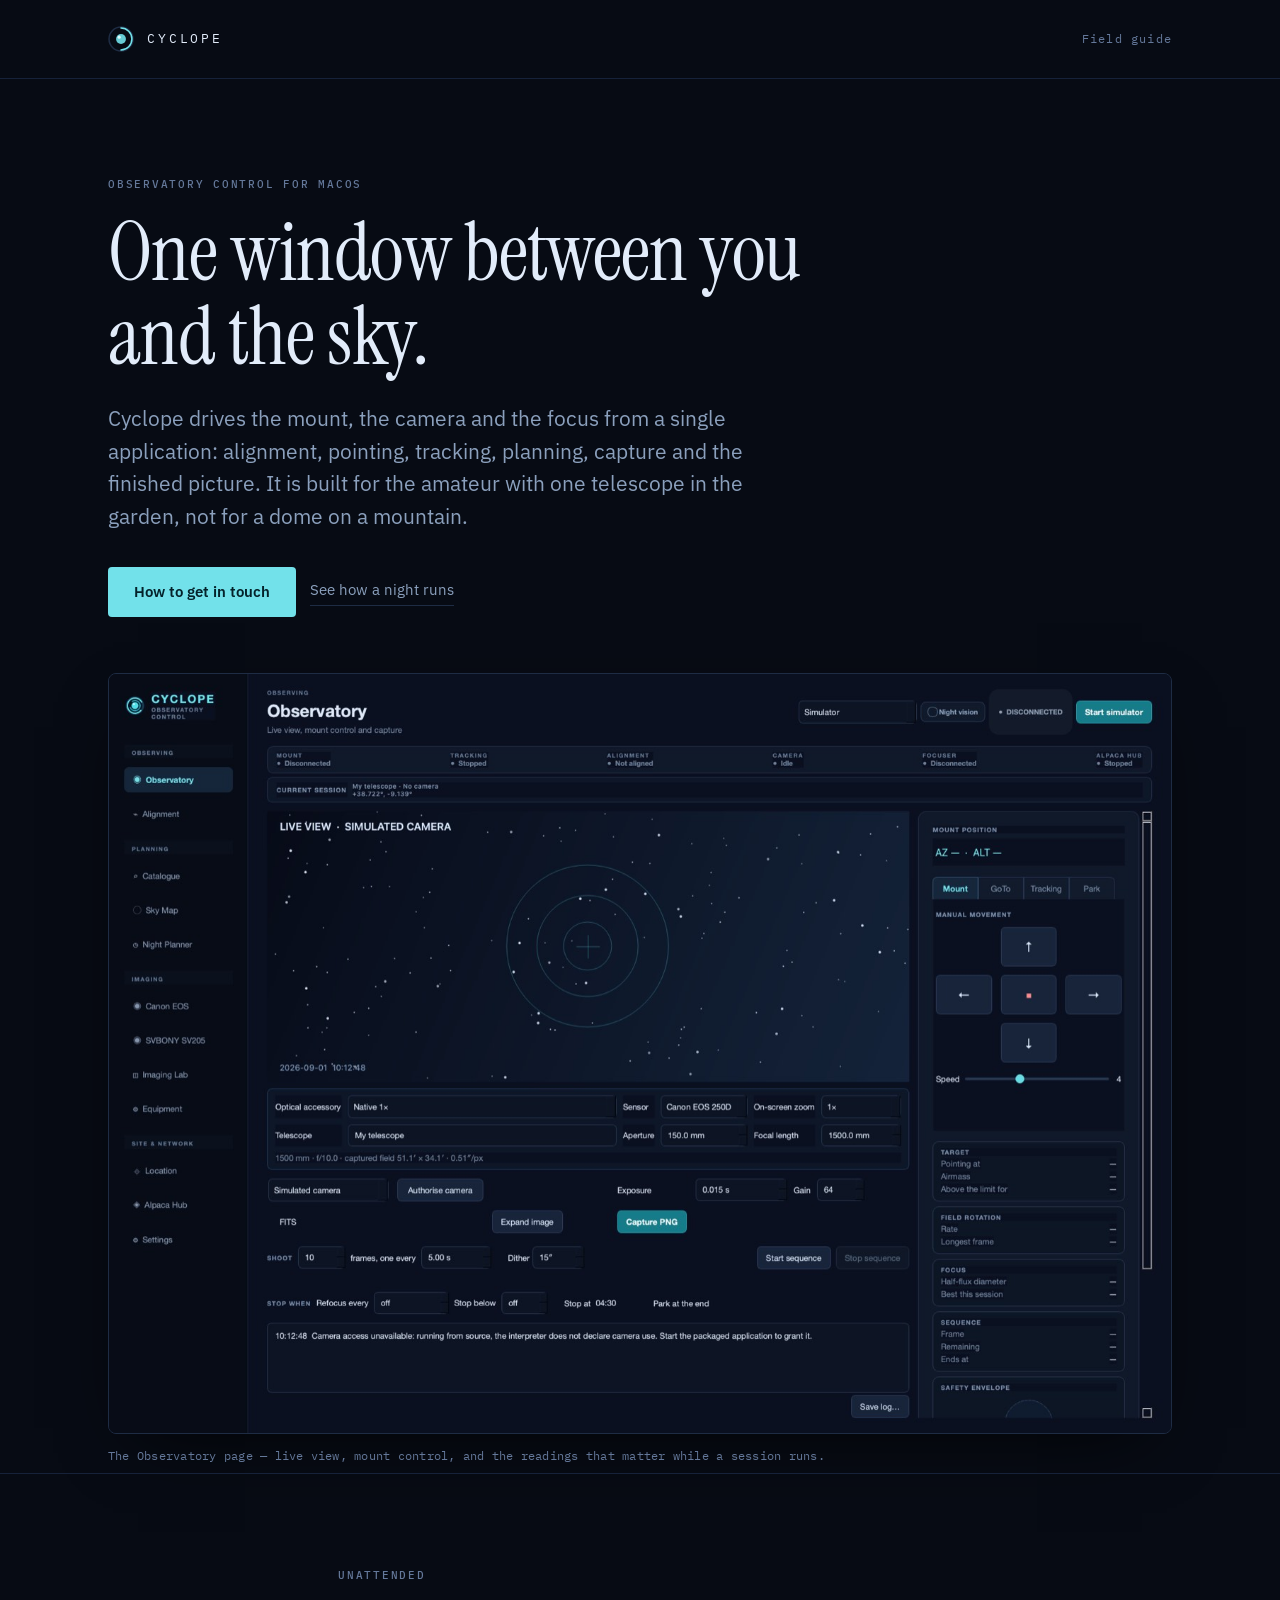
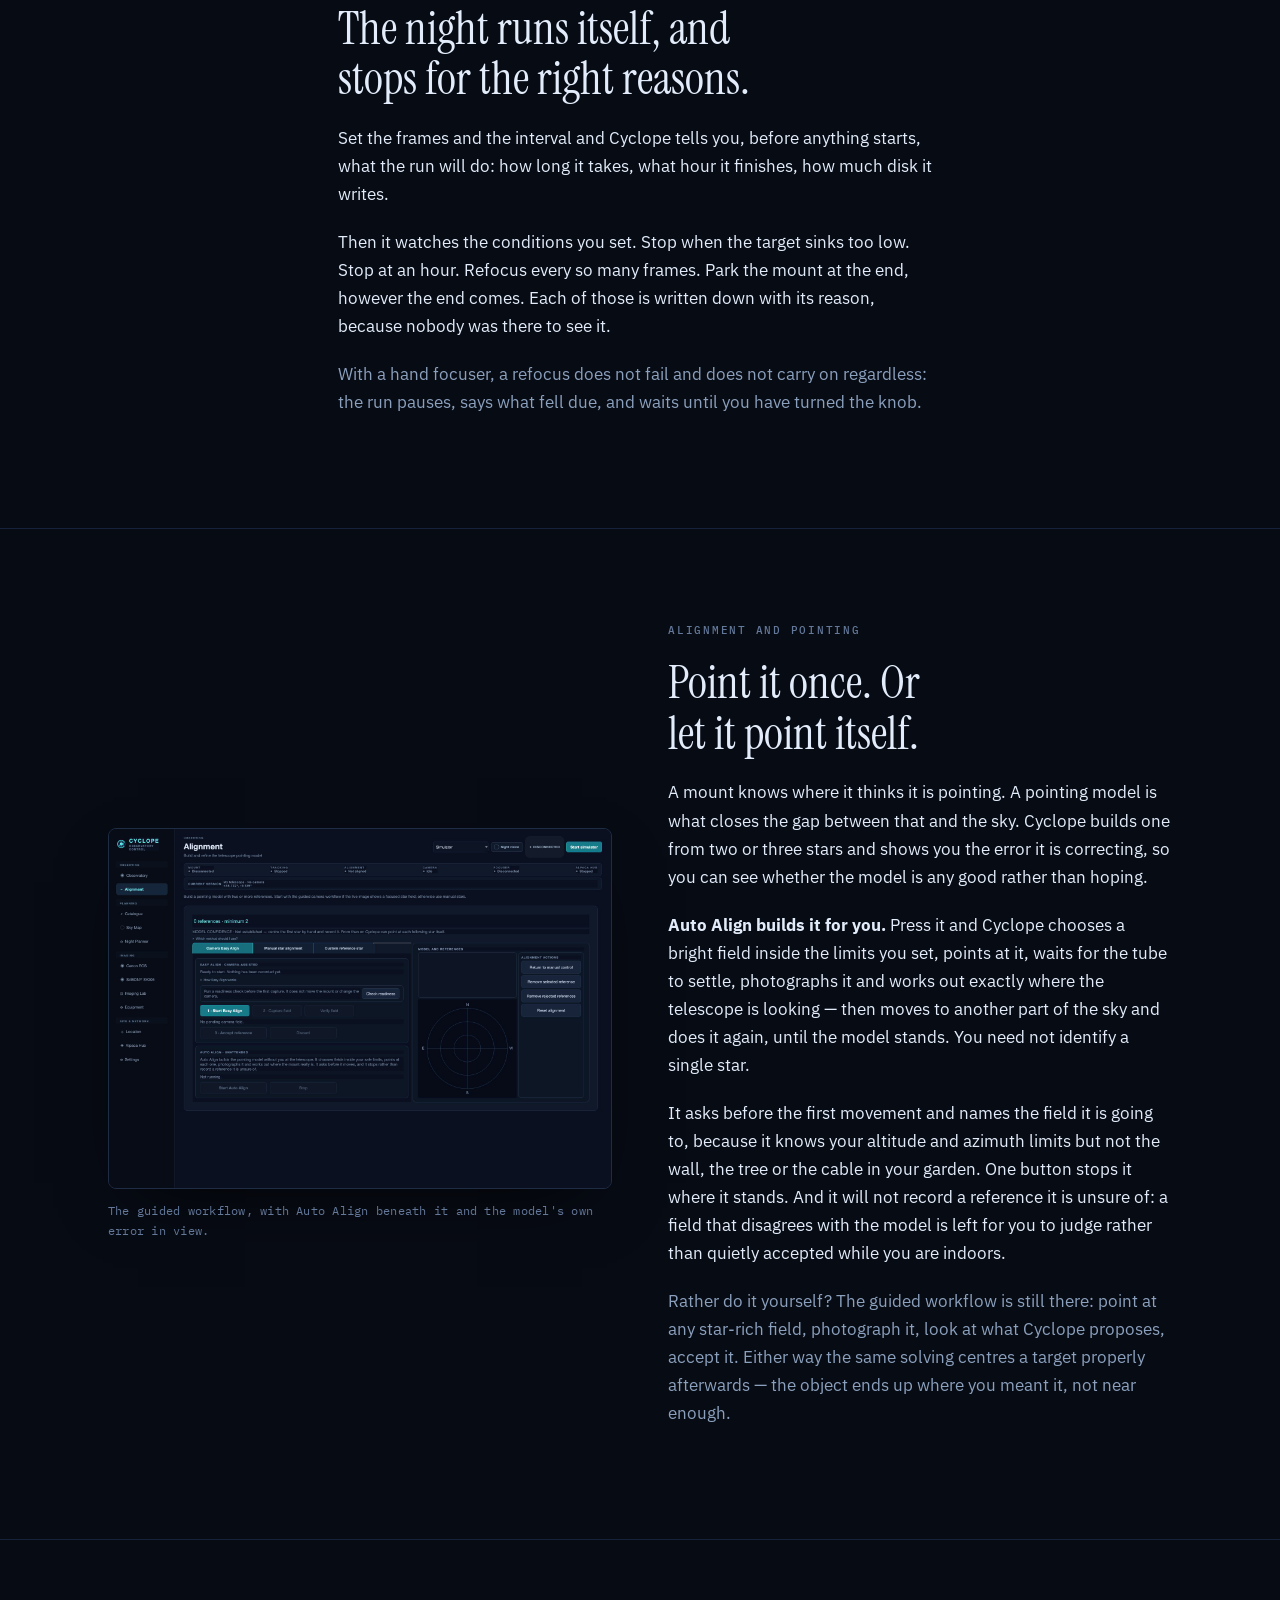
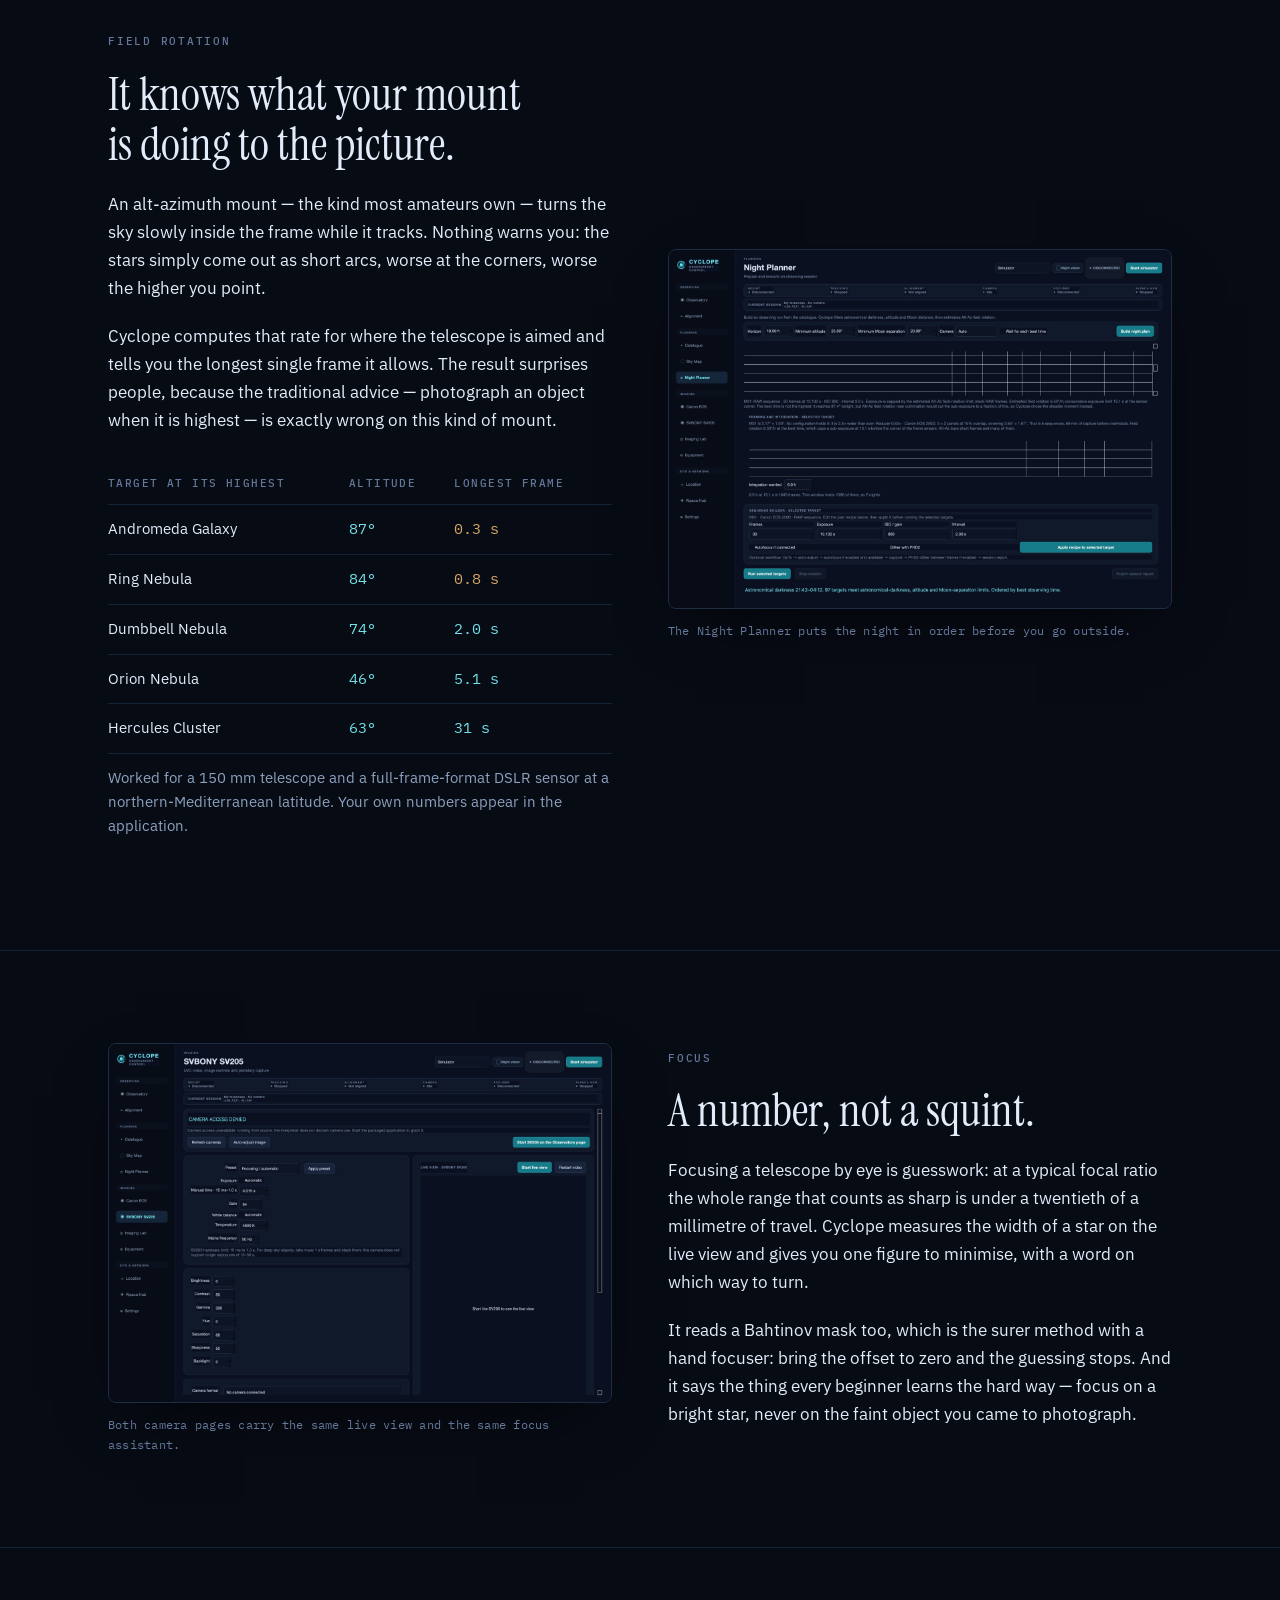
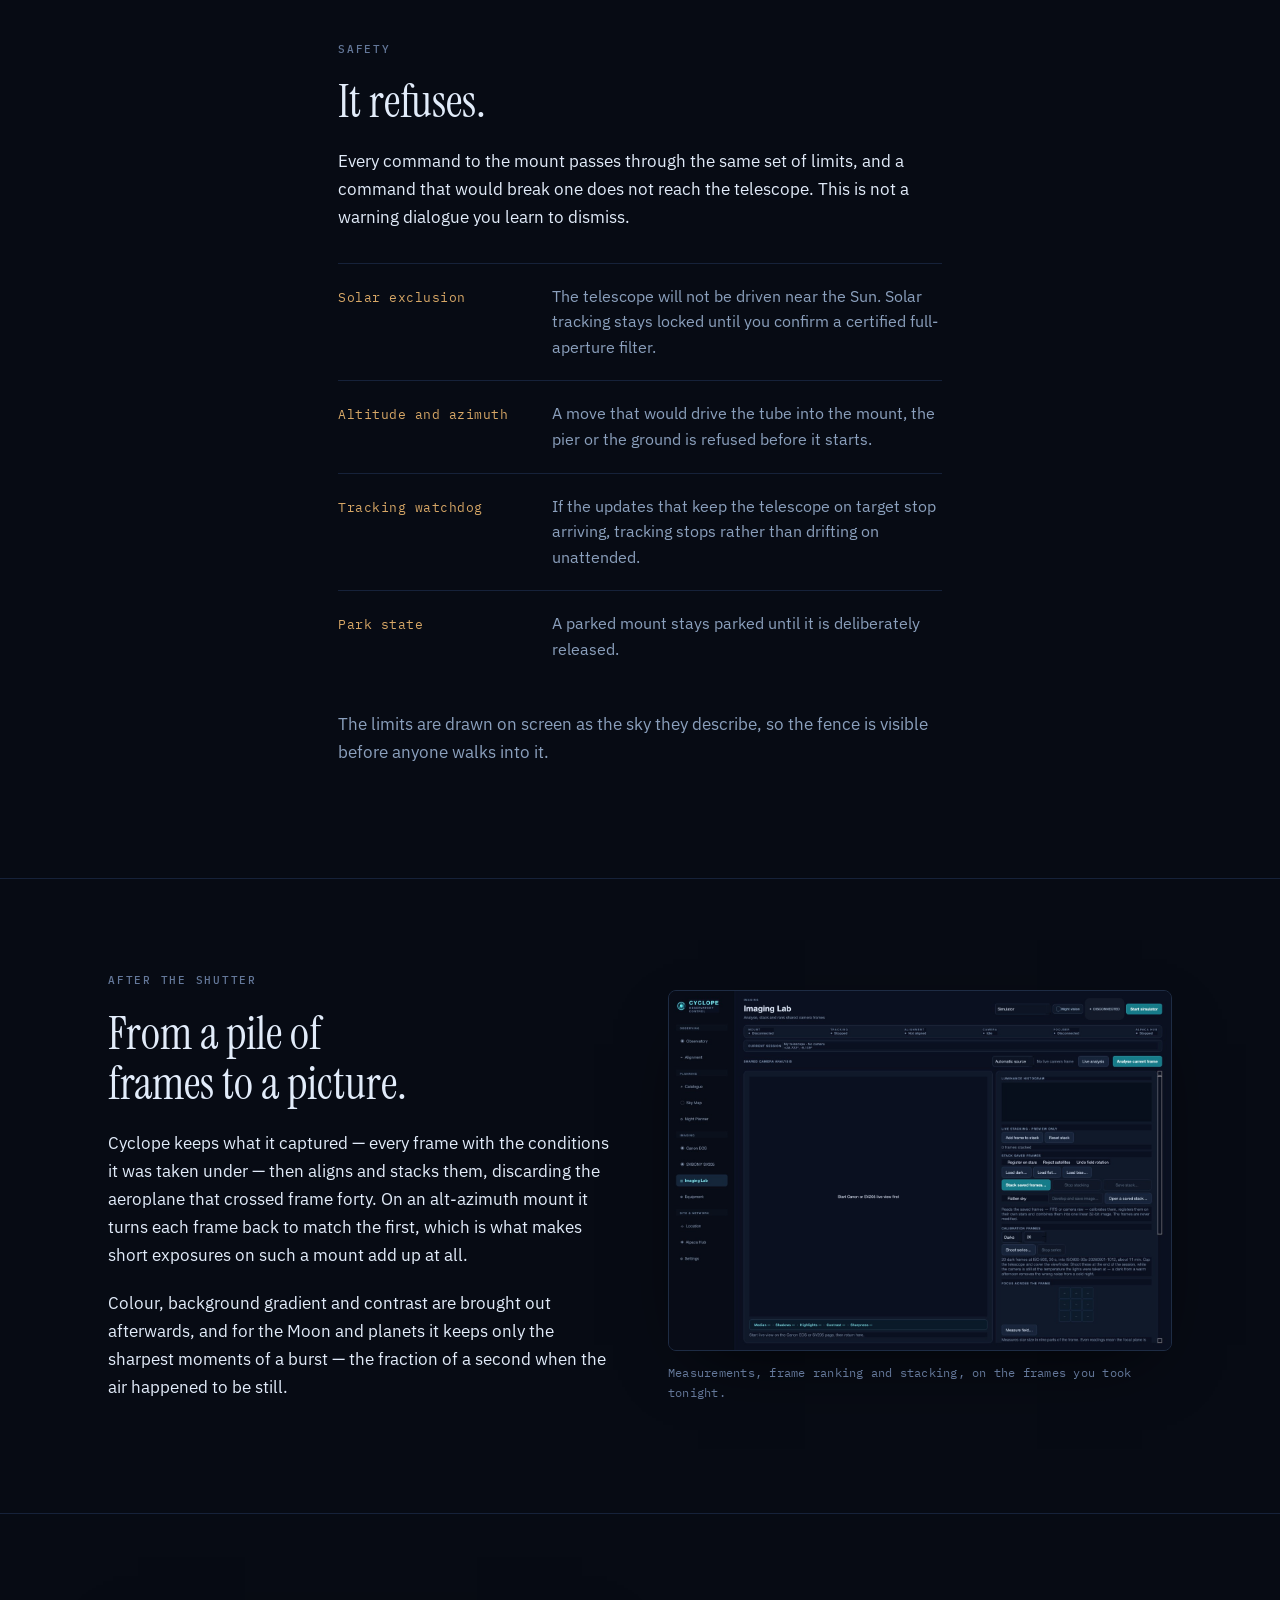
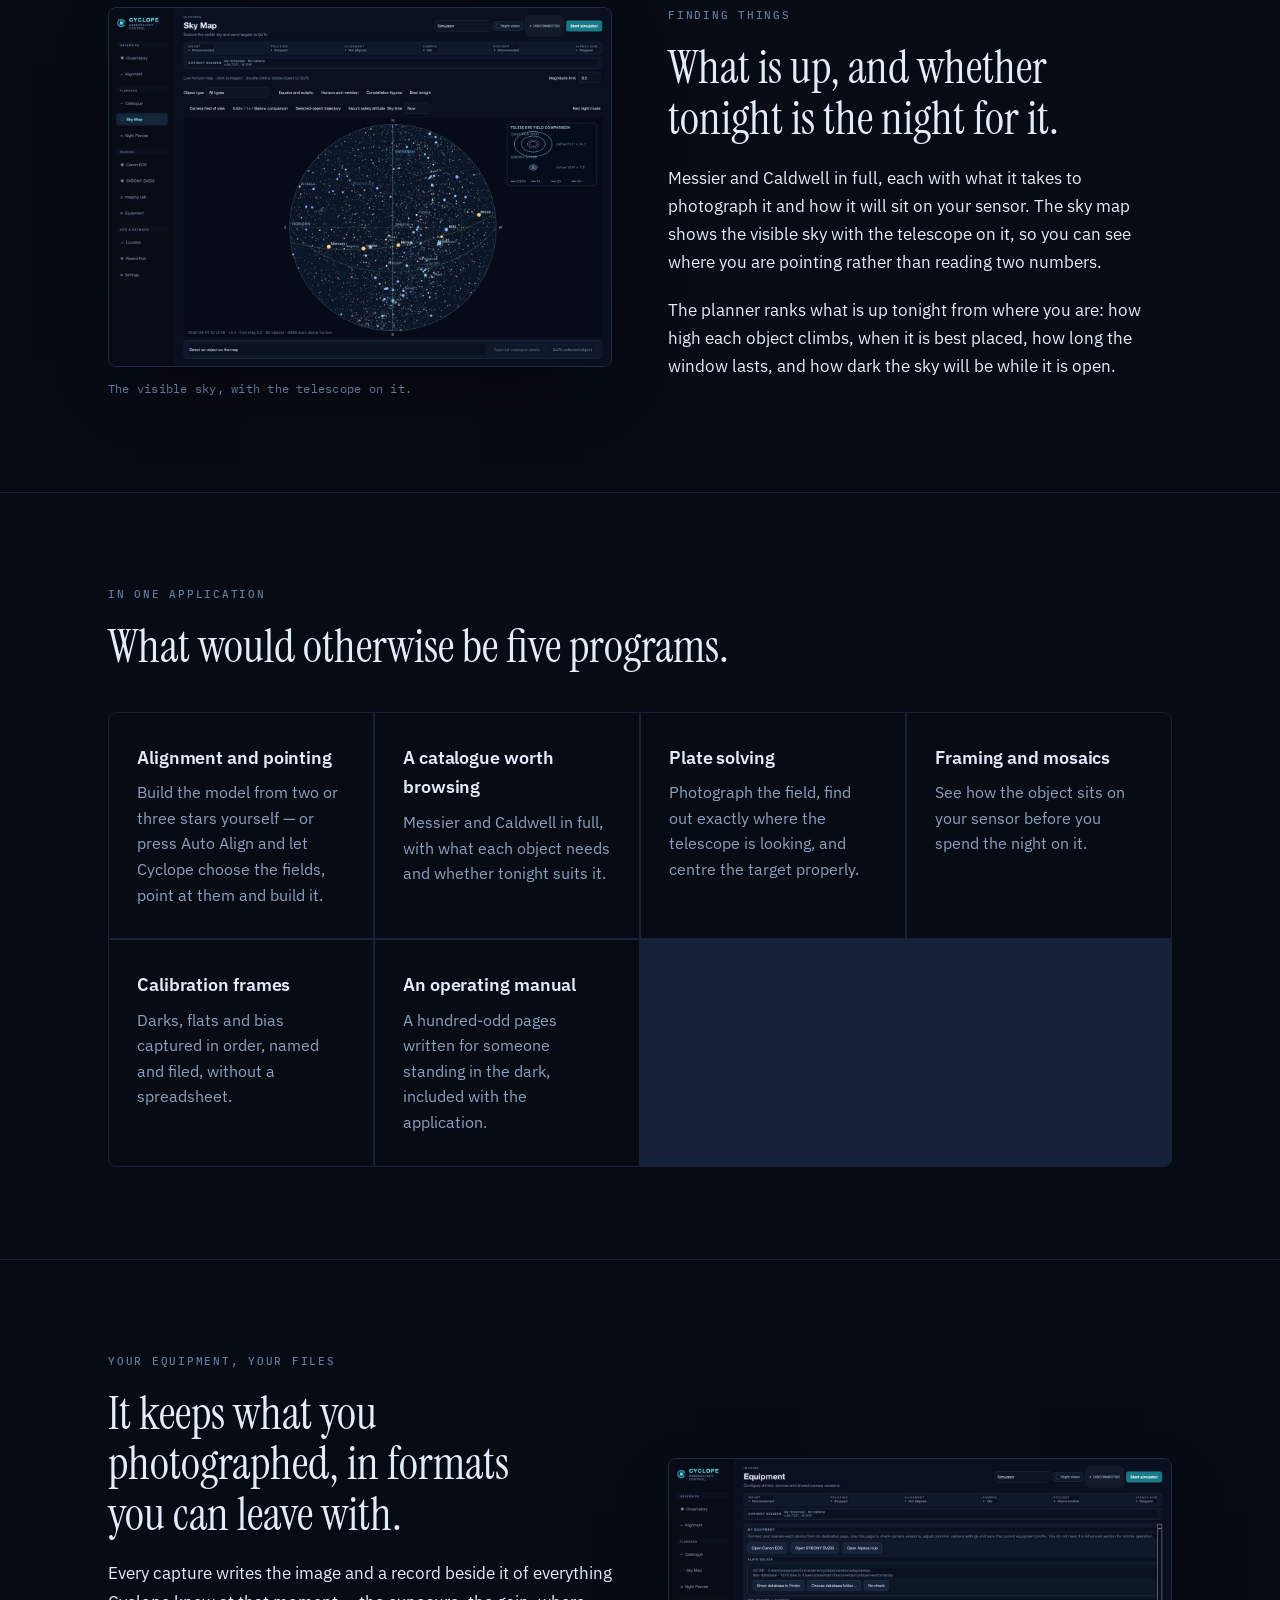
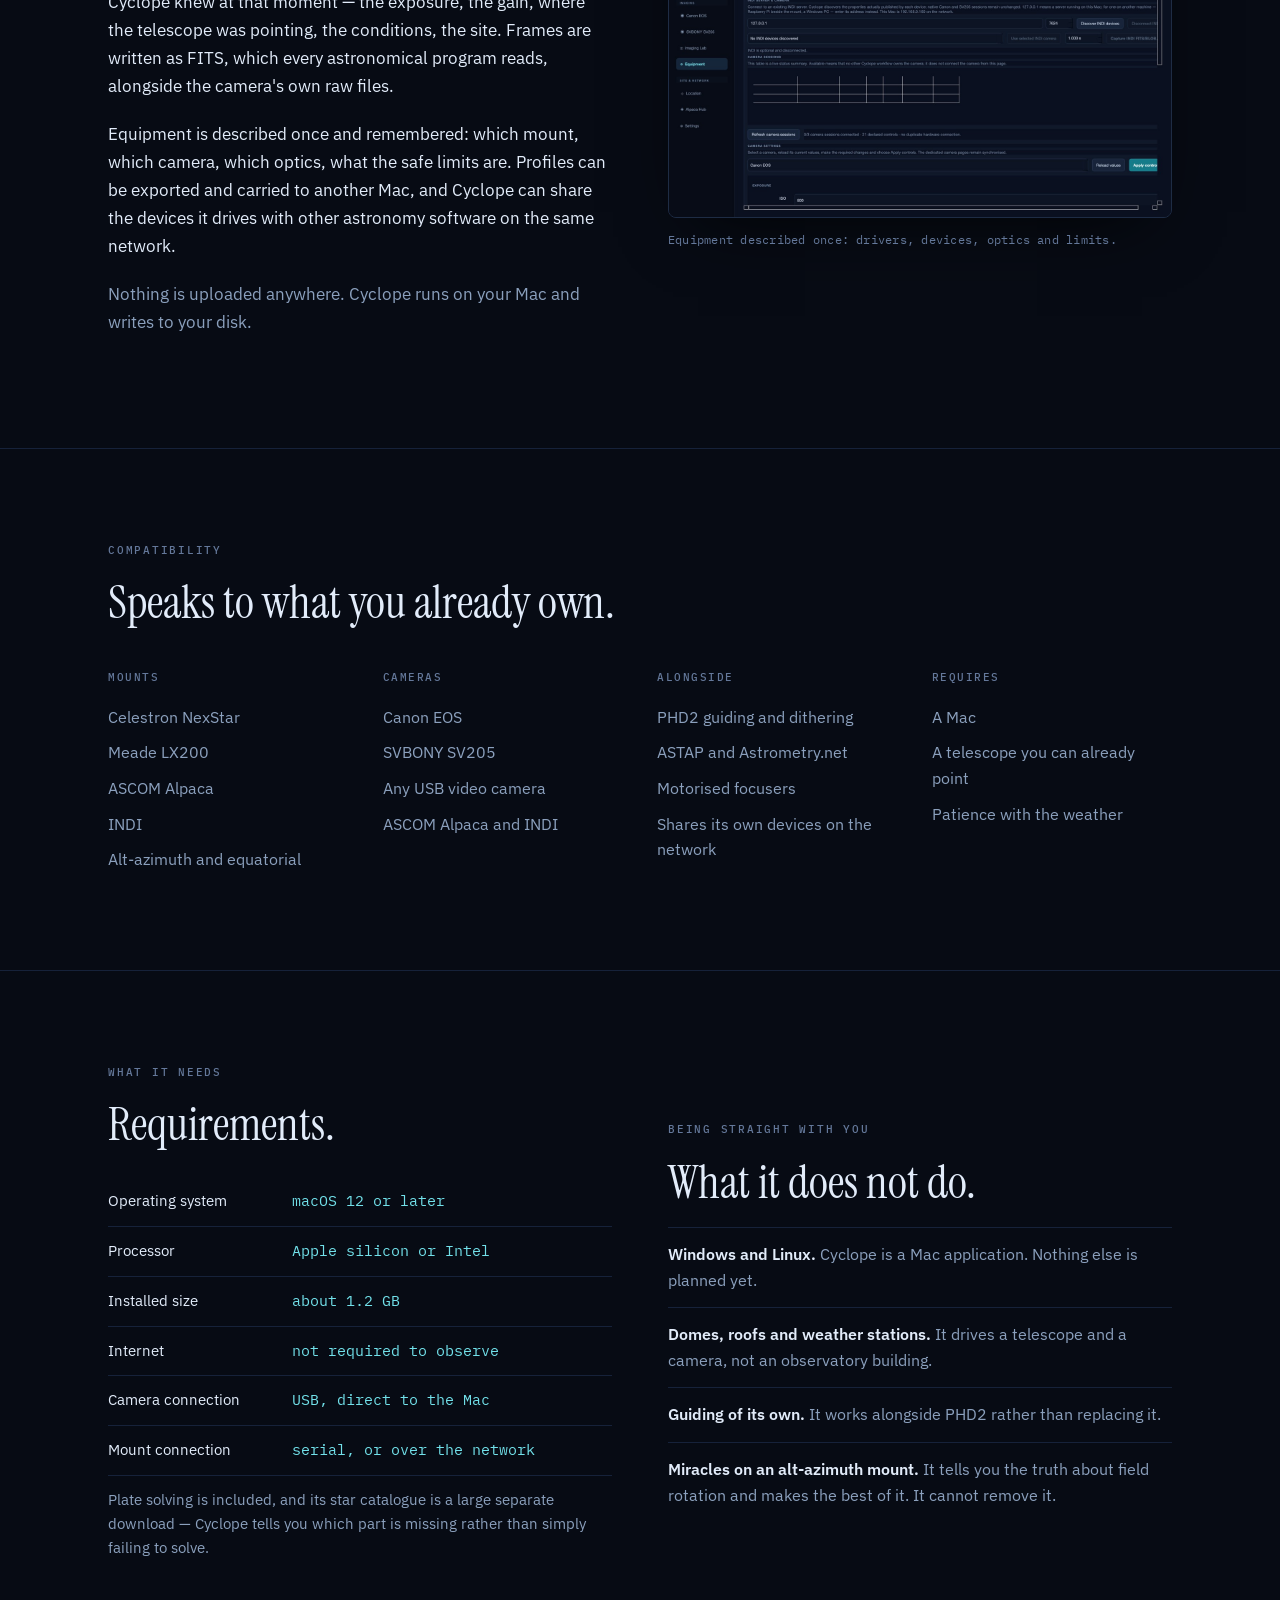
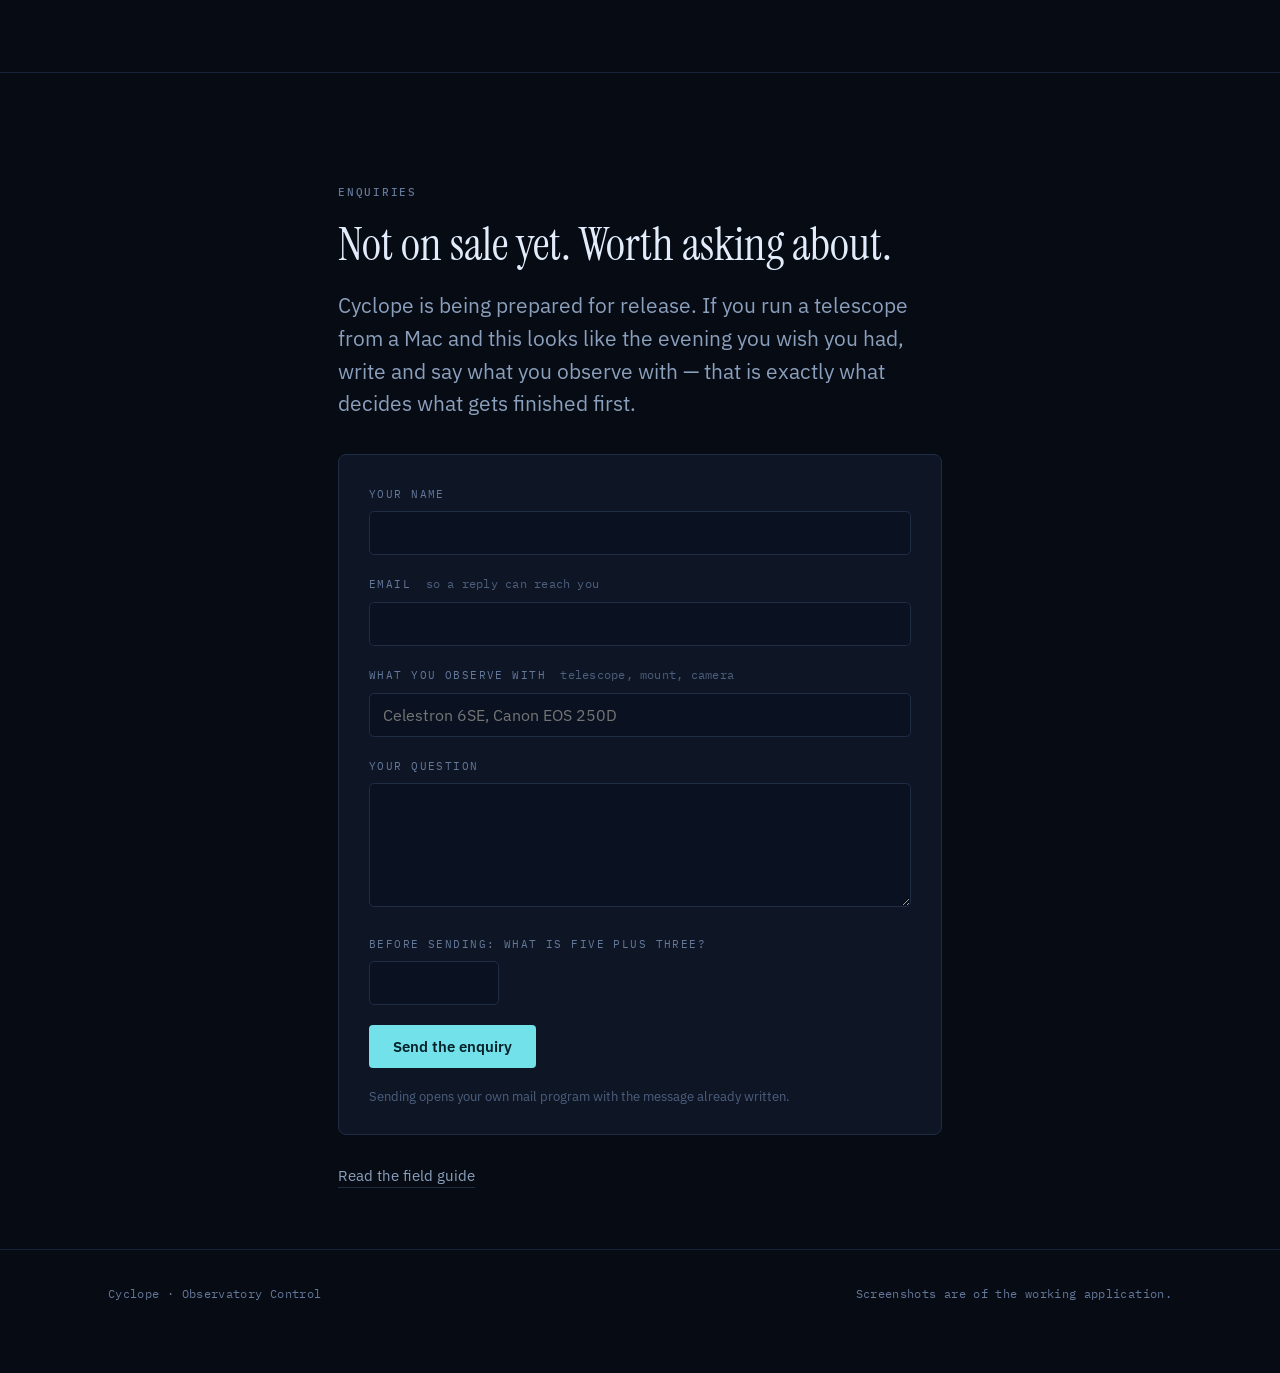
<file: index.html>
<!doctype html>
<html lang="en">
<head>
<meta charset="utf-8">
<meta name="viewport" content="width=device-width, initial-scale=1">
<title>Cyclope Observatory Control</title>
<meta name="description" content="Cyclope drives the mount, the camera and the focus of a small observatory from one application on a Mac: alignment, pointing, tracking, planning, capture and the finished picture.">
<meta name="theme-color" content="#070b14">
<link rel="icon" href="assets/favicon.svg" type="image/svg+xml">
<link rel="preconnect" href="https://fonts.googleapis.com">
<link rel="preconnect" href="https://fonts.gstatic.com" crossorigin>
<link rel="stylesheet" href="https://fonts.googleapis.com/css2?family=Instrument+Serif&amp;family=IBM+Plex+Mono:wght@400;500&amp;family=IBM+Plex+Sans:wght@400;500;600&amp;display=swap">
<link rel="stylesheet" href="assets/site.css">
<meta property="og:type" content="website">
<meta property="og:title" content="Cyclope Observatory Control">
<meta property="og:description" content="Cyclope drives the mount, the camera and the focus of a small observatory from one application on a Mac: alignment, pointing, tracking, planning, capture and the finished picture.">
<meta property="og:image" content="assets/observatory.jpg">
<meta name="twitter:card" content="summary_large_image">
</head>
<body class="site">
<header class="top">
  <div class="wrap">
    <div class="brand">
      <svg width="26" height="26" viewBox="0 0 100 100" role="img" aria-label="Cyclope">
        <circle cx="50" cy="50" r="46" fill="none" stroke="#1e2c44" stroke-width="6"/>
        <path d="M50 8 a42 42 0 0 1 0 84" fill="none" stroke="#72e1ea" stroke-width="6" stroke-linecap="round"/>
        <circle cx="50" cy="50" r="19" fill="#72e1ea" opacity="0.9"/>
        <circle cx="43" cy="43" r="6" fill="#dffbfd"/>
      </svg>
      <span class="brand-name">Cyclope</span>
      <a class="topnav" href="guide.html">Field guide</a>
    </div>
  </div>
</header>

<section class="hero">
  <div class="wrap">
    <p class="label">Observatory control for macOS</p>
    <h1>One window between you<br>and the sky.</h1>
    <p class="lede">
      Cyclope drives the mount, the camera and the focus from a single application:
      alignment, pointing, tracking, planning, capture and the finished picture.
      It is built for the amateur with one telescope in the garden, not for a dome
      on a mountain.
    </p>
    <div class="hero-actions">
      <a class="cta" href="#enquire">How to get in touch</a>
      <a class="quiet" href="#night">See how a night runs</a>
    </div>

    <figure class="bleed">
      <div class="shot"><img src="assets/observatory.jpg" alt="The Cyclope Observatory page: live view, mount controls and the instrument rail"></div>
      <figcaption>The Observatory page — live view, mount control, and the readings that matter while a session runs.</figcaption>
    </figure>
  </div>
</section>

<section id="night">
  <div class="wrap narrow">
    <p class="label">Unattended</p>
    <h2>The night runs itself, and stops for the right reasons.</h2>
    <p>
      Set the frames and the interval and Cyclope tells you, before anything starts,
      what the run will do: how long it takes, what hour it finishes, how much disk
      it writes.
    </p>
    <p>
      Then it watches the conditions you set. Stop when the target sinks too low.
      Stop at an hour. Refocus every so many frames. Park the mount at the end,
      however the end comes. Each of those is written down with its reason, because
      nobody was there to see it.
    </p>
    <p class="muted">
      With a hand focuser, a refocus does not fail and does not carry on regardless:
      the run pauses, says what fell due, and waits until you have turned the knob.
    </p>
  </div>
</section>

<section>
  <div class="wrap">
    <div class="split reverse">
      <div class="text">
        <p class="label">Alignment and pointing</p>
        <h2>Point it once. Or let it point itself.</h2>
        <p>
          A mount knows where it thinks it is pointing. A pointing model is what
          closes the gap between that and the sky. Cyclope builds one from two or
          three stars and shows you the error it is correcting, so you can see
          whether the model is any good rather than hoping.
        </p>
        <p>
          <strong>Auto Align builds it for you.</strong> Press it and Cyclope
          chooses a bright field inside the limits you set, points at it, waits
          for the tube to settle, photographs it and works out exactly where the
          telescope is looking — then moves to another part of the sky and does it
          again, until the model stands. You need not identify a single star.
        </p>
        <p>
          It asks before the first movement and names the field it is going to,
          because it knows your altitude and azimuth limits but not the wall, the
          tree or the cable in your garden. One button stops it where it stands.
          And it will not record a reference it is unsure of: a field that
          disagrees with the model is left for you to judge rather than quietly
          accepted while you are indoors.
        </p>
        <p class="muted">
          Rather do it yourself? The guided workflow is still there: point at any
          star-rich field, photograph it, look at what Cyclope proposes, accept it.
          Either way the same solving centres a target properly afterwards — the
          object ends up where you meant it, not near enough.
        </p>
      </div>
      <figure>
        <div class="shot"><img src="assets/alignment.jpg" alt="The Alignment page, building a pointing model from recorded references"></div>
        <figcaption>The guided workflow, with Auto Align beneath it and the model's own error in view.</figcaption>
      </figure>
    </div>
  </div>
</section>

<section>
  <div class="wrap">
    <div class="split">
      <div class="text">
        <p class="label">Field rotation</p>
        <h2>It knows what your mount is doing to the picture.</h2>
        <p>
          An alt-azimuth mount — the kind most amateurs own — turns the sky slowly
          inside the frame while it tracks. Nothing warns you: the stars simply come
          out as short arcs, worse at the corners, worse the higher you point.
        </p>
        <p>
          Cyclope computes that rate for where the telescope is aimed and tells you
          the longest single frame it allows. The result surprises people, because
          the traditional advice — photograph an object when it is highest — is
          exactly wrong on this kind of mount.
        </p>
        <div class="scroller">
          <table>
            <thead>
              <tr><th>Target at its highest</th><th>Altitude</th><th>Longest frame</th></tr>
            </thead>
            <tbody>
              <tr><td>Andromeda Galaxy</td><td class="figure-cell">87°</td><td class="figure-cell wide">0.3 s</td></tr>
              <tr><td>Ring Nebula</td><td class="figure-cell">84°</td><td class="figure-cell wide">0.8 s</td></tr>
              <tr><td>Dumbbell Nebula</td><td class="figure-cell">74°</td><td class="figure-cell">2.0 s</td></tr>
              <tr><td>Orion Nebula</td><td class="figure-cell">46°</td><td class="figure-cell">5.1 s</td></tr>
              <tr><td>Hercules Cluster</td><td class="figure-cell">63°</td><td class="figure-cell">31 s</td></tr>
            </tbody>
          </table>
        </div>
        <p class="muted" style="font-size:14.5px">
          Worked for a 150&nbsp;mm telescope and a full-frame-format DSLR sensor at a
          northern-Mediterranean latitude. Your own numbers appear in the application.
        </p>
      </div>
      <figure>
        <div class="shot"><img src="assets/night_planner.jpg" alt="The Night Planner, showing targets, altitude windows and framing"></div>
        <figcaption>The Night Planner puts the night in order before you go outside.</figcaption>
      </figure>
    </div>
  </div>
</section>

<section>
  <div class="wrap">
    <div class="split reverse">
      <div class="text">
        <p class="label">Focus</p>
        <h2>A number, not a squint.</h2>
        <p>
          Focusing a telescope by eye is guesswork: at a typical focal ratio the whole
          range that counts as sharp is under a twentieth of a millimetre of travel.
          Cyclope measures the width of a star on the live view and gives you one
          figure to minimise, with a word on which way to turn.
        </p>
        <p>
          It reads a Bahtinov mask too, which is the surer method with a hand focuser:
          bring the offset to zero and the guessing stops. And it says the thing every
          beginner learns the hard way — focus on a bright star, never on the faint
          object you came to photograph.
        </p>
      </div>
      <figure>
        <div class="shot"><img src="assets/sv205.jpg" alt="A camera page with live view and the focus assistant"></div>
        <figcaption>Both camera pages carry the same live view and the same focus assistant.</figcaption>
      </figure>
    </div>
  </div>
</section>

<section>
  <div class="wrap narrow">
    <p class="label">Safety</p>
    <h2>It refuses.</h2>
    <p>
      Every command to the mount passes through the same set of limits, and a
      command that would break one does not reach the telescope. This is not a
      warning dialogue you learn to dismiss.
    </p>
    <ul class="refusals">
      <li>
        <span class="what">Solar exclusion</span>
        <span class="why">The telescope will not be driven near the Sun. Solar tracking stays locked until you confirm a certified full-aperture filter.</span>
      </li>
      <li>
        <span class="what">Altitude and azimuth</span>
        <span class="why">A move that would drive the tube into the mount, the pier or the ground is refused before it starts.</span>
      </li>
      <li>
        <span class="what">Tracking watchdog</span>
        <span class="why">If the updates that keep the telescope on target stop arriving, tracking stops rather than drifting on unattended.</span>
      </li>
      <li>
        <span class="what">Park state</span>
        <span class="why">A parked mount stays parked until it is deliberately released.</span>
      </li>
    </ul>
    <p class="muted" style="margin-top:28px">
      The limits are drawn on screen as the sky they describe, so the fence is
      visible before anyone walks into it.
    </p>
  </div>
</section>

<section>
  <div class="wrap">
    <div class="split">
      <div class="text">
        <p class="label">After the shutter</p>
        <h2>From a pile of frames to a picture.</h2>
        <p>
          Cyclope keeps what it captured — every frame with the conditions it was
          taken under — then aligns and stacks them, discarding the aeroplane that
          crossed frame forty. On an alt-azimuth mount it turns each frame back to
          match the first, which is what makes short exposures on such a mount add
          up at all.
        </p>
        <p>
          Colour, background gradient and contrast are brought out afterwards, and
          for the Moon and planets it keeps only the sharpest moments of a burst —
          the fraction of a second when the air happened to be still.
        </p>
      </div>
      <figure>
        <div class="shot"><img src="assets/imaging_lab.jpg" alt="The Imaging Lab, with histogram, measurements and frame selection"></div>
        <figcaption>Measurements, frame ranking and stacking, on the frames you took tonight.</figcaption>
      </figure>
    </div>
  </div>
</section>

<section>
  <div class="wrap">
    <div class="split reverse">
      <div class="text">
        <p class="label">Finding things</p>
        <h2>What is up, and whether tonight is the night for it.</h2>
        <p>
          Messier and Caldwell in full, each with what it takes to photograph it
          and how it will sit on your sensor. The sky map shows the visible sky
          with the telescope on it, so you can see where you are pointing rather
          than reading two numbers.
        </p>
        <p>
          The planner ranks what is up tonight from where you are: how high each
          object climbs, when it is best placed, how long the window lasts, and
          how dark the sky will be while it is open.
        </p>
      </div>
      <figure>
        <div class="shot"><img src="assets/sky_map.jpg" alt="The sky map, showing the visible sky with the telescope position"></div>
        <figcaption>The visible sky, with the telescope on it.</figcaption>
      </figure>
    </div>
  </div>
</section>

<section>
  <div class="wrap">
    <p class="label">In one application</p>
    <h2>What would otherwise be five programs.</h2>
    <div class="grid">
      <div class="cell"><h3>Alignment and pointing</h3><p>Build the model from two or three stars yourself — or press Auto Align and let Cyclope choose the fields, point at them and build it.</p></div>
      <div class="cell"><h3>A catalogue worth browsing</h3><p>Messier and Caldwell in full, with what each object needs and whether tonight suits it.</p></div>
      <div class="cell"><h3>Plate solving</h3><p>Photograph the field, find out exactly where the telescope is looking, and centre the target properly.</p></div>
      <div class="cell"><h3>Framing and mosaics</h3><p>See how the object sits on your sensor before you spend the night on it.</p></div>
      <div class="cell"><h3>Calibration frames</h3><p>Darks, flats and bias captured in order, named and filed, without a spreadsheet.</p></div>
      <div class="cell"><h3>An operating manual</h3><p>A hundred-odd pages written for someone standing in the dark, included with the application.</p></div>
    </div>
  </div>
</section>

<section>
  <div class="wrap">
    <div class="split">
      <div class="text">
        <p class="label">Your equipment, your files</p>
        <h2>It keeps what you photographed, in formats you can leave with.</h2>
        <p>
          Every capture writes the image and a record beside it of everything
          Cyclope knew at that moment — the exposure, the gain, where the
          telescope was pointing, the conditions, the site. Frames are written as
          FITS, which every astronomical program reads, alongside the camera's own
          raw files.
        </p>
        <p>
          Equipment is described once and remembered: which mount, which camera,
          which optics, what the safe limits are. Profiles can be exported and
          carried to another Mac, and Cyclope can share the devices it drives with
          other astronomy software on the same network.
        </p>
        <p class="muted">
          Nothing is uploaded anywhere. Cyclope runs on your Mac and writes to
          your disk.
        </p>
      </div>
      <figure>
        <div class="shot"><img src="assets/equipment.jpg" alt="The Equipment page, showing drivers, devices and saved profiles"></div>
        <figcaption>Equipment described once: drivers, devices, optics and limits.</figcaption>
      </figure>
    </div>
  </div>
</section>

<section>
  <div class="wrap">
    <p class="label">Compatibility</p>
    <h2>Speaks to what you already own.</h2>
    <div class="kit">
      <div>
        <h3>Mounts</h3>
        <ul>
          <li>Celestron NexStar</li>
          <li>Meade LX200</li>
          <li>ASCOM Alpaca</li>
          <li>INDI</li>
          <li>Alt-azimuth and equatorial</li>
        </ul>
      </div>
      <div>
        <h3>Cameras</h3>
        <ul>
          <li>Canon EOS</li>
          <li>SVBONY SV205</li>
          <li>Any USB video camera</li>
          <li>ASCOM Alpaca and INDI</li>
        </ul>
      </div>
      <div>
        <h3>Alongside</h3>
        <ul>
          <li>PHD2 guiding and dithering</li>
          <li>ASTAP and Astrometry.net</li>
          <li>Motorised focusers</li>
          <li>Shares its own devices on the network</li>
        </ul>
      </div>
      <div>
        <h3>Requires</h3>
        <ul>
          <li>A Mac</li>
          <li>A telescope you can already point</li>
          <li>Patience with the weather</li>
        </ul>
      </div>
    </div>
  </div>
</section>

<section>
  <div class="wrap">
    <div class="split">
      <div class="text">
        <p class="label">What it needs</p>
        <h2>Requirements.</h2>
        <div class="scroller">
          <table>
            <tbody>
              <tr><td>Operating system</td><td class="figure-cell">macOS 12 or later</td></tr>
              <tr><td>Processor</td><td class="figure-cell">Apple silicon or Intel</td></tr>
              <tr><td>Installed size</td><td class="figure-cell">about 1.2 GB</td></tr>
              <tr><td>Internet</td><td class="figure-cell">not required to observe</td></tr>
              <tr><td>Camera connection</td><td class="figure-cell">USB, direct to the Mac</td></tr>
              <tr><td>Mount connection</td><td class="figure-cell">serial, or over the network</td></tr>
            </tbody>
          </table>
        </div>
        <p class="muted" style="font-size:14.5px">
          Plate solving is included, and its star catalogue is a large separate
          download — Cyclope tells you which part is missing rather than simply
          failing to solve.
        </p>
      </div>
      <div class="text">
        <p class="label">Being straight with you</p>
        <h2>What it does not do.</h2>
        <ul class="plain-list">
          <li><strong>Windows and Linux.</strong> Cyclope is a Mac application. Nothing else is planned yet.</li>
          <li><strong>Domes, roofs and weather stations.</strong> It drives a telescope and a camera, not an observatory building.</li>
          <li><strong>Guiding of its own.</strong> It works alongside PHD2 rather than replacing it.</li>
          <li><strong>Miracles on an alt-azimuth mount.</strong> It tells you the truth about field rotation and makes the best of it. It cannot remove it.</li>
        </ul>
      </div>
    </div>
  </div>
</section>

<section class="closing" id="enquire">
  <div class="wrap narrow">
    <p class="label">Enquiries</p>
    <h2>Not on sale yet. Worth asking about.</h2>
    <p class="lede">
      Cyclope is being prepared for release. If you run a telescope from a Mac and
      this looks like the evening you wish you had, write and say what you observe
      with — that is exactly what decides what gets finished first.
    </p>
    <form class="enquiry" id="enquiry" novalidate>
      <div class="field">
        <label for="name">Your name</label>
        <input id="name" name="name" type="text" autocomplete="name" required>
      </div>
      <div class="field">
        <label for="email">Email <span class="hint">so a reply can reach you</span></label>
        <input id="email" name="email" type="email" autocomplete="email" required>
      </div>
      <div class="field">
        <label for="kit">What you observe with <span class="hint">telescope, mount, camera</span></label>
        <input id="kit" name="kit" type="text" placeholder="Celestron 6SE, Canon EOS 250D">
      </div>
      <div class="field">
        <label for="message">Your question</label>
        <textarea id="message" name="message" rows="5" required></textarea>
      </div>

      <!-- Left empty by a person, filled in by most automated submitters.
           Hidden from sight, from the keyboard and from screen readers. -->
      <div class="trap" aria-hidden="true">
        <label for="website">Website</label>
        <input id="website" name="website" type="text" tabindex="-1" autocomplete="off">
      </div>

      <div class="field human">
        <label for="sum">Before sending: what is <span id="question">four plus three</span>?</label>
        <input id="sum" name="sum" type="text" inputmode="numeric" autocomplete="off" required>
      </div>

      <div class="actions">
        <button type="submit" class="send">Send the enquiry</button>
        <span class="status" id="status" role="status" aria-live="polite"></span>
      </div>
      <p class="fineprint" id="fineprint"></p>
    </form>
    <p class="muted" style="margin-top:26px">
      <a class="quiet" href="guide.html">Read the field guide</a>
    </p>
  </div>
</section>



<footer>
  <div class="wrap" style="display:flex; justify-content:space-between; width:100%; flex-wrap:wrap; gap:12px;">
    <span>Cyclope · Observatory Control</span>
    <span>Screenshots are of the working application.</span>
  </div>
</footer>
<script>
(function () {
  "use strict";

  // Where an enquiry goes. Empty means the visitor's own mail program is
  // opened with the message already written, which needs no account anywhere
  // and no server — at the cost of showing them the address. Put a form
  // service's endpoint here to receive them without the address being public.
  var ENDPOINT = "";

  // Assembled rather than written out, so that a page-scraping harvester
  // collecting addresses finds nothing to collect.
  var MAILBOX = ["cyclope", "app"].join("-");
  var DOMAIN = ["proton", "me"].join(".");

  // A person reads the fields before submitting. Four seconds is well under
  // anyone's reading time and well over an automated submitter's.
  var MINIMUM_SECONDS = 4;

  var WORDS = ["zero", "one", "two", "three", "four", "five", "six",
               "seven", "eight", "nine", "ten", "eleven", "twelve"];

  var form = document.getElementById("enquiry");
  if (!form) { return; }

  var status = document.getElementById("status");
  var fineprint = document.getElementById("fineprint");
  var openedAt = Date.now();

  // The sum is written in words and made fresh on every load, so the answer
  // cannot be read out of the page source or memorised from a previous visit.
  var left = 2 + Math.floor(Math.random() * 6);
  var right = 2 + Math.floor(Math.random() * 6);
  document.getElementById("question").textContent = WORDS[left] + " plus " + WORDS[right];
  var expected = left + right;

  fineprint.textContent = ENDPOINT
    ? "Your message is sent directly and is not stored on this page."
    : "Sending opens your own mail program with the message already written.";

  function say(text, kind) {
    status.textContent = text;
    status.className = "status" + (kind ? " " + kind : "");
  }

  function mark(id, bad) {
    var field = document.getElementById(id).closest(".field");
    field.classList.toggle("invalid", bad);
    return !bad;
  }

  function looksLikeEmail(value) {
    return /^[^@\s]+@[^@\s.]+\.[^@\s]{2,}$/.test(value);
  }

  form.addEventListener("submit", function (event) {
    event.preventDefault();

    var name = form.name.value.trim();
    var email = form.email.value.trim();
    var kit = form.kit.value.trim();
    var message = form.message.value.trim();

    // 1. The empty field that only an automated submitter fills in. Answering
    //    as though it had worked leaves nothing to learn from and nothing to
    //    retry against.
    if (form.website.value !== "") {
      say("Thank you \u2014 your enquiry has been sent.", "good");
      form.reset();
      return;
    }

    // 2. Faster than anyone can read the form.
    if (Date.now() - openedAt < MINIMUM_SECONDS * 1000) {
      say("That was quicker than reading the form. Try again in a moment.", "bad");
      return;
    }

    // 3. A question with an answer that is nowhere in the page.
    if (parseInt(form.sum.value, 10) !== expected) {
      mark("sum", true);
      say("The sum is not right.", "bad");
      return;
    }
    mark("sum", false);

    var ok = mark("name", name.length < 2);
    ok = mark("email", !looksLikeEmail(email)) && ok;
    ok = mark("message", message.length < 10) && ok;
    if (!ok) {
      say("Please fill in your name, a valid address, and a question.", "bad");
      return;
    }

    var address = MAILBOX + "@" + DOMAIN;

    if (!ENDPOINT) {
      var body =
        "Name: " + name + "\n" +
        "Equipment: " + (kit || "not stated") + "\n\n" +
        message + "\n";
      window.location.href =
        "mailto:" + address +
        "?subject=" + encodeURIComponent("Cyclope enquiry") +
        "&body=" + encodeURIComponent(body);
      say("Opening your mail program\u2026");
      return;
    }

    var button = form.querySelector("button.send");
    button.disabled = true;
    say("Sending\u2026");
    fetch(ENDPOINT, {
      method: "POST",
      headers: { "Content-Type": "application/json" },
      body: JSON.stringify({ name: name, email: email, kit: kit, message: message })
    }).then(function (response) {
      if (!response.ok) { throw new Error(String(response.status)); }
      form.reset();
      say("Thank you \u2014 your enquiry has been sent.", "good");
    }).catch(function () {
      say("That did not send. Write to " + address + " instead.", "bad");
    }).then(function () {
      button.disabled = false;
    });
  });
})();
</script>
</body>
</html>
</file>
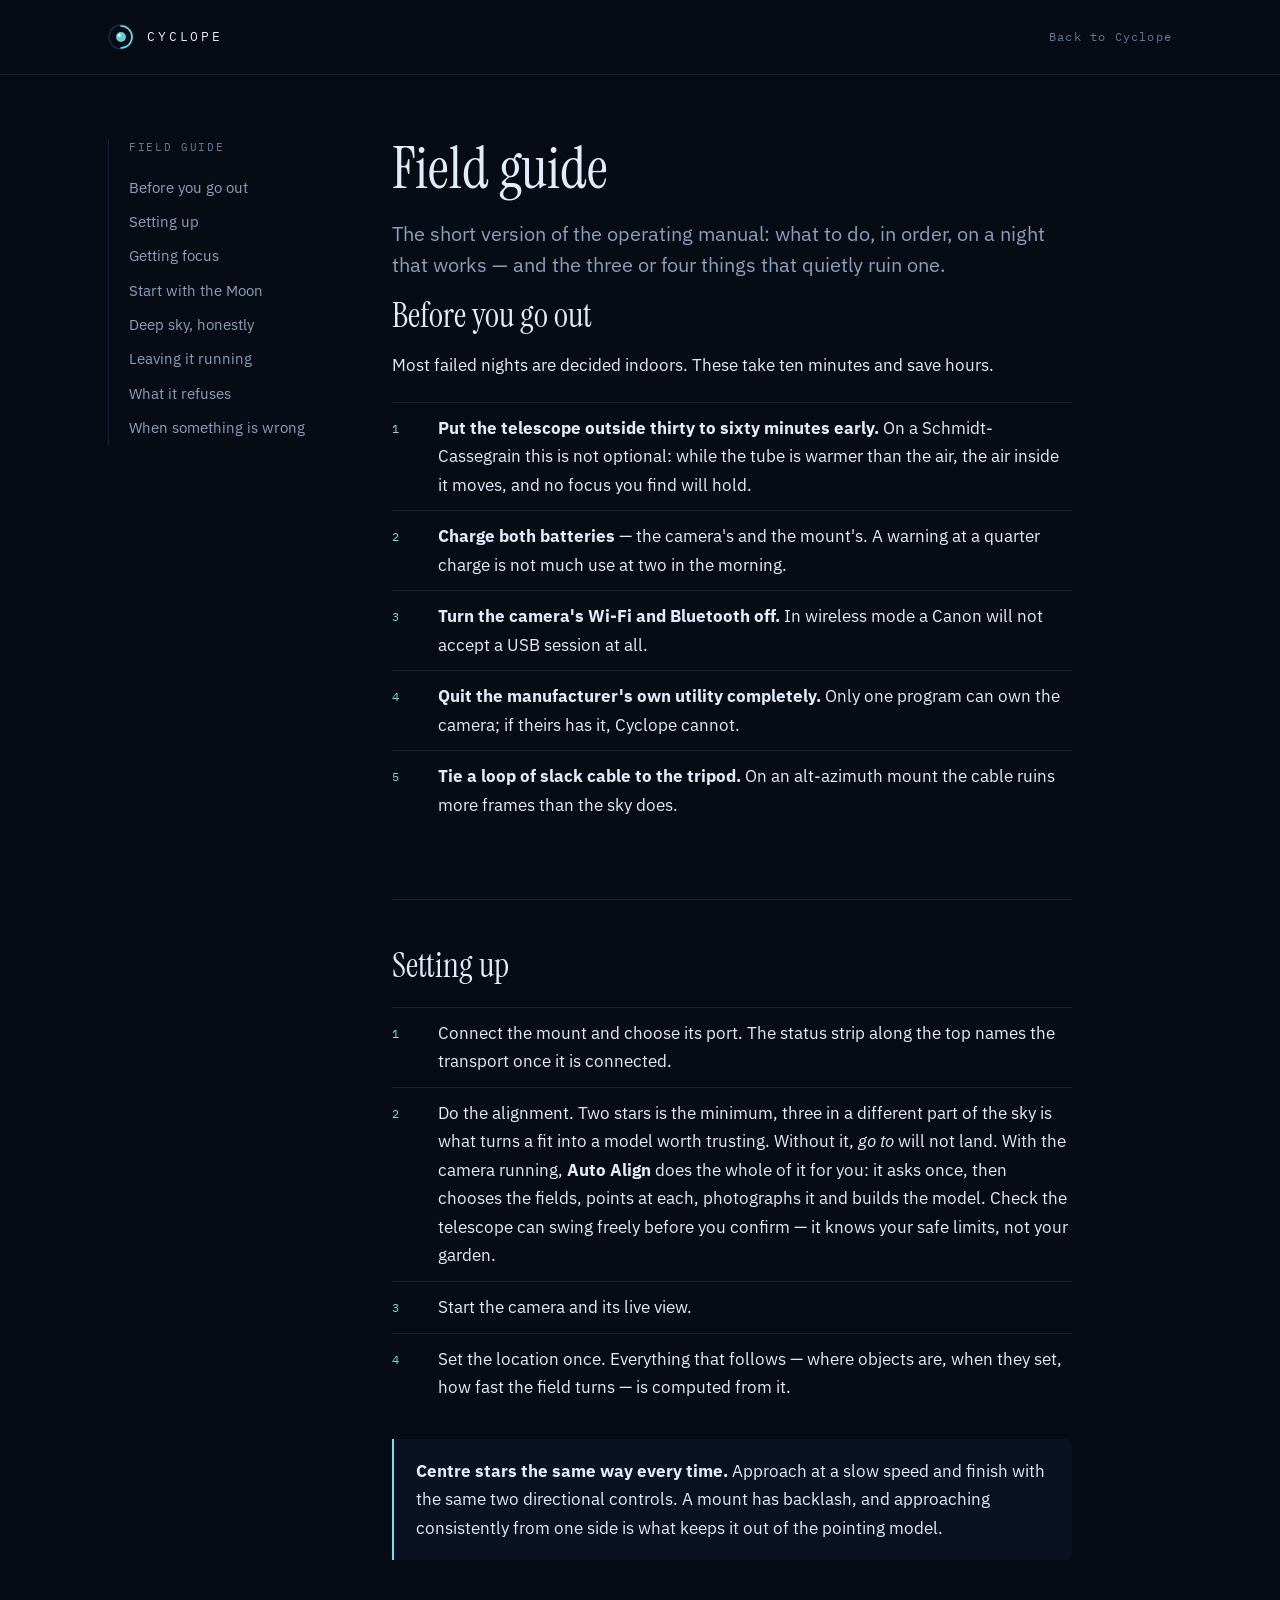
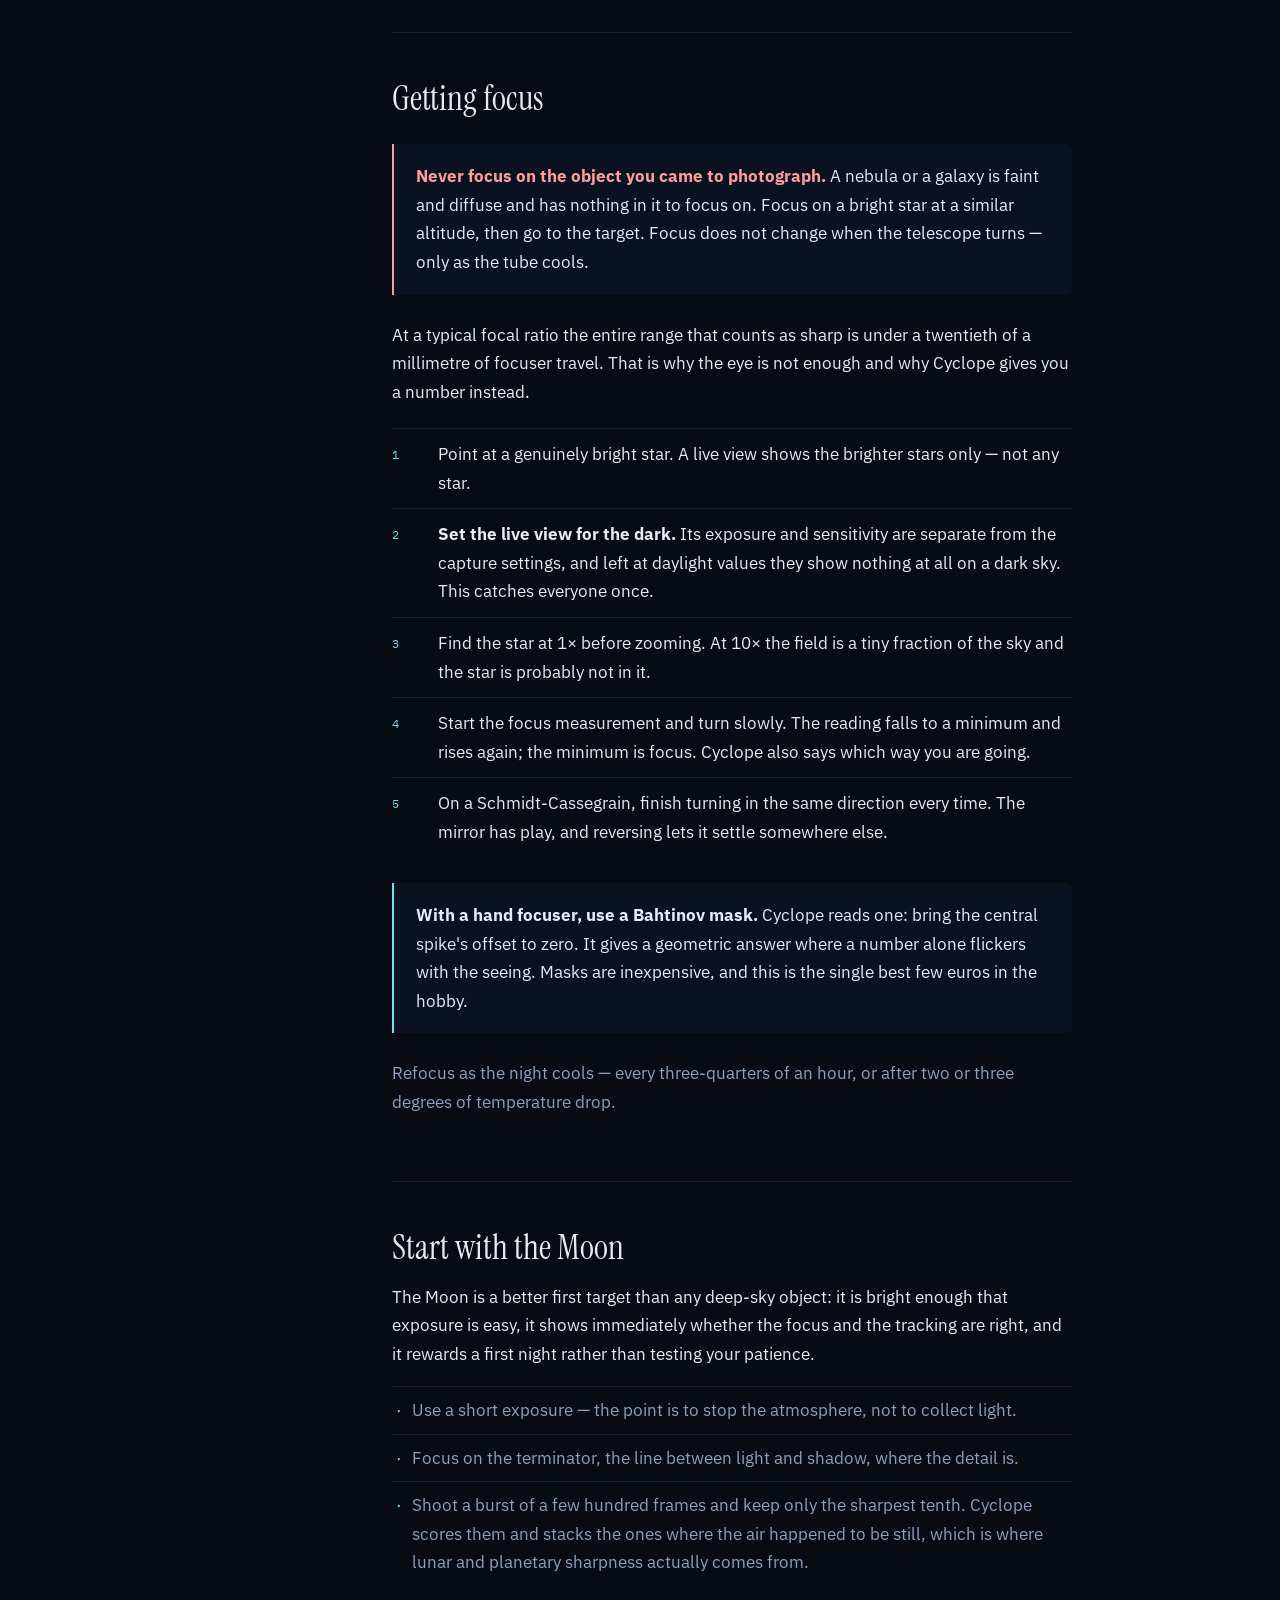
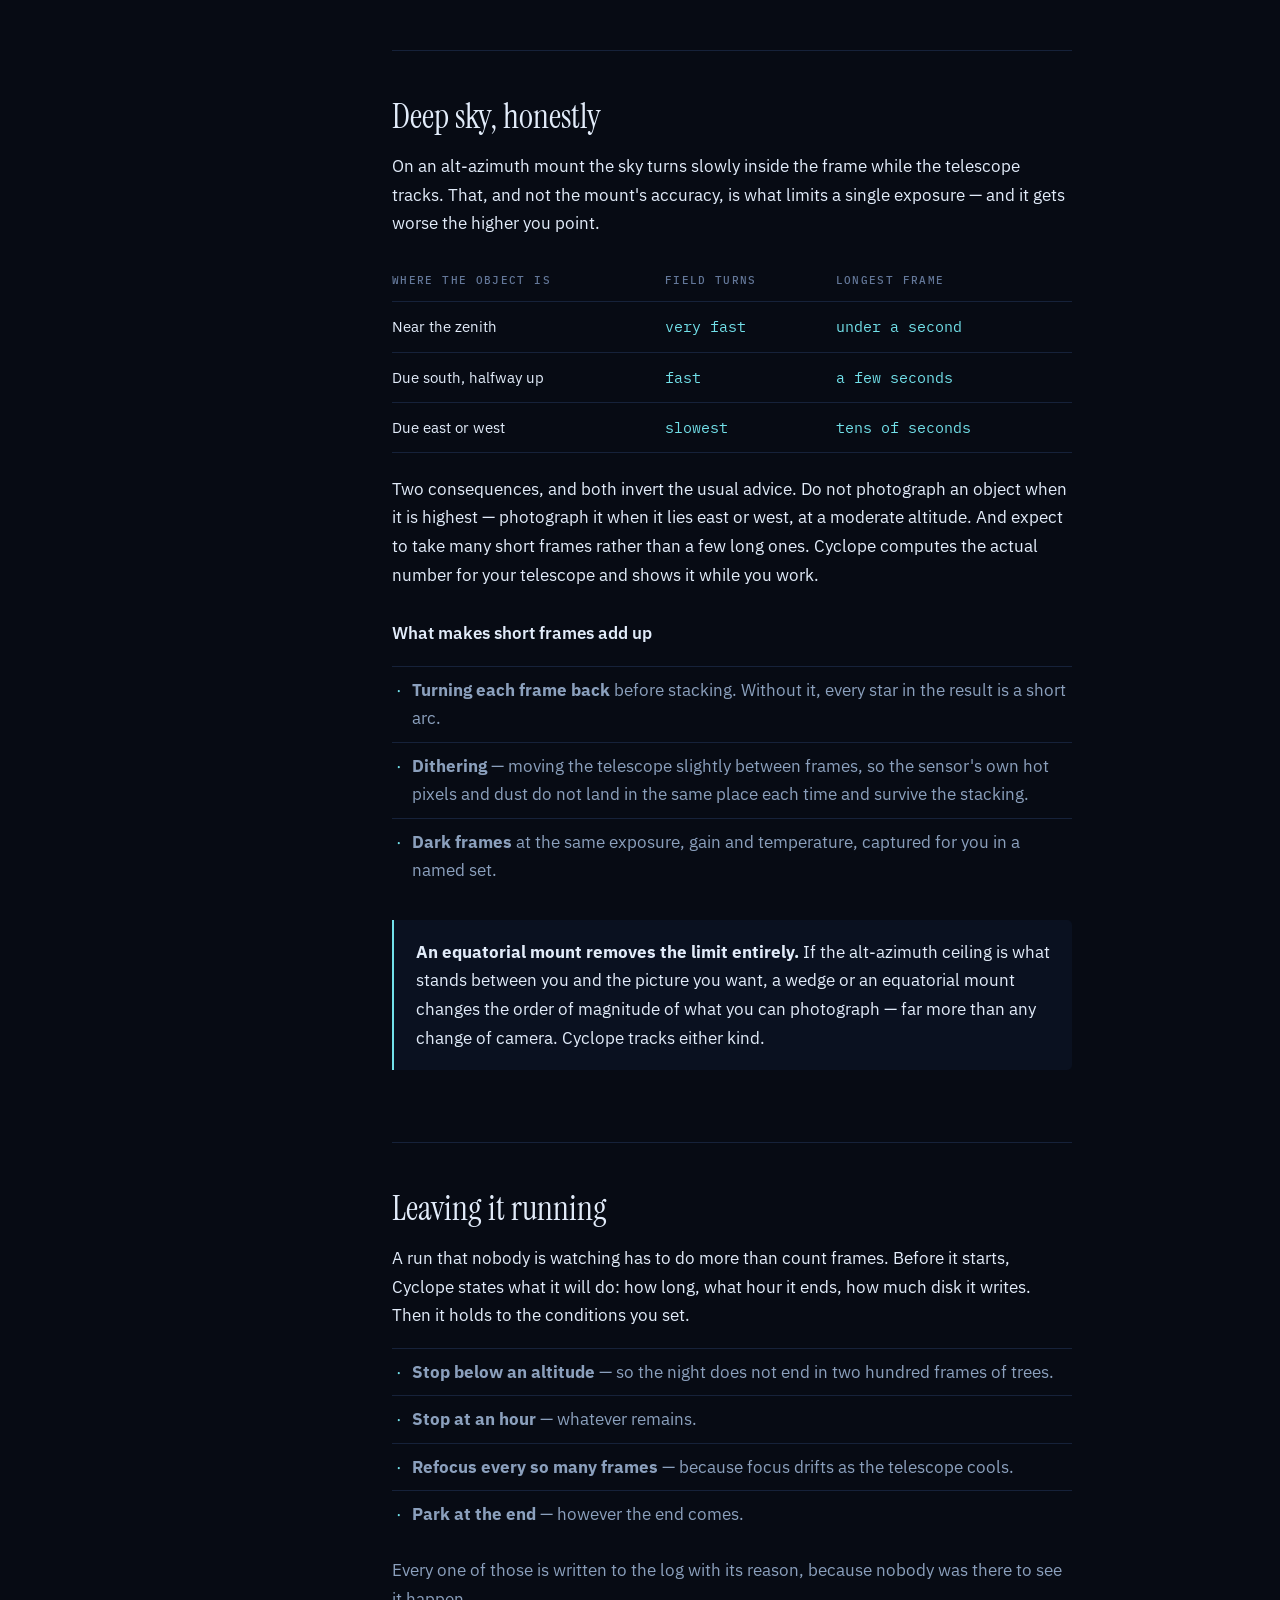
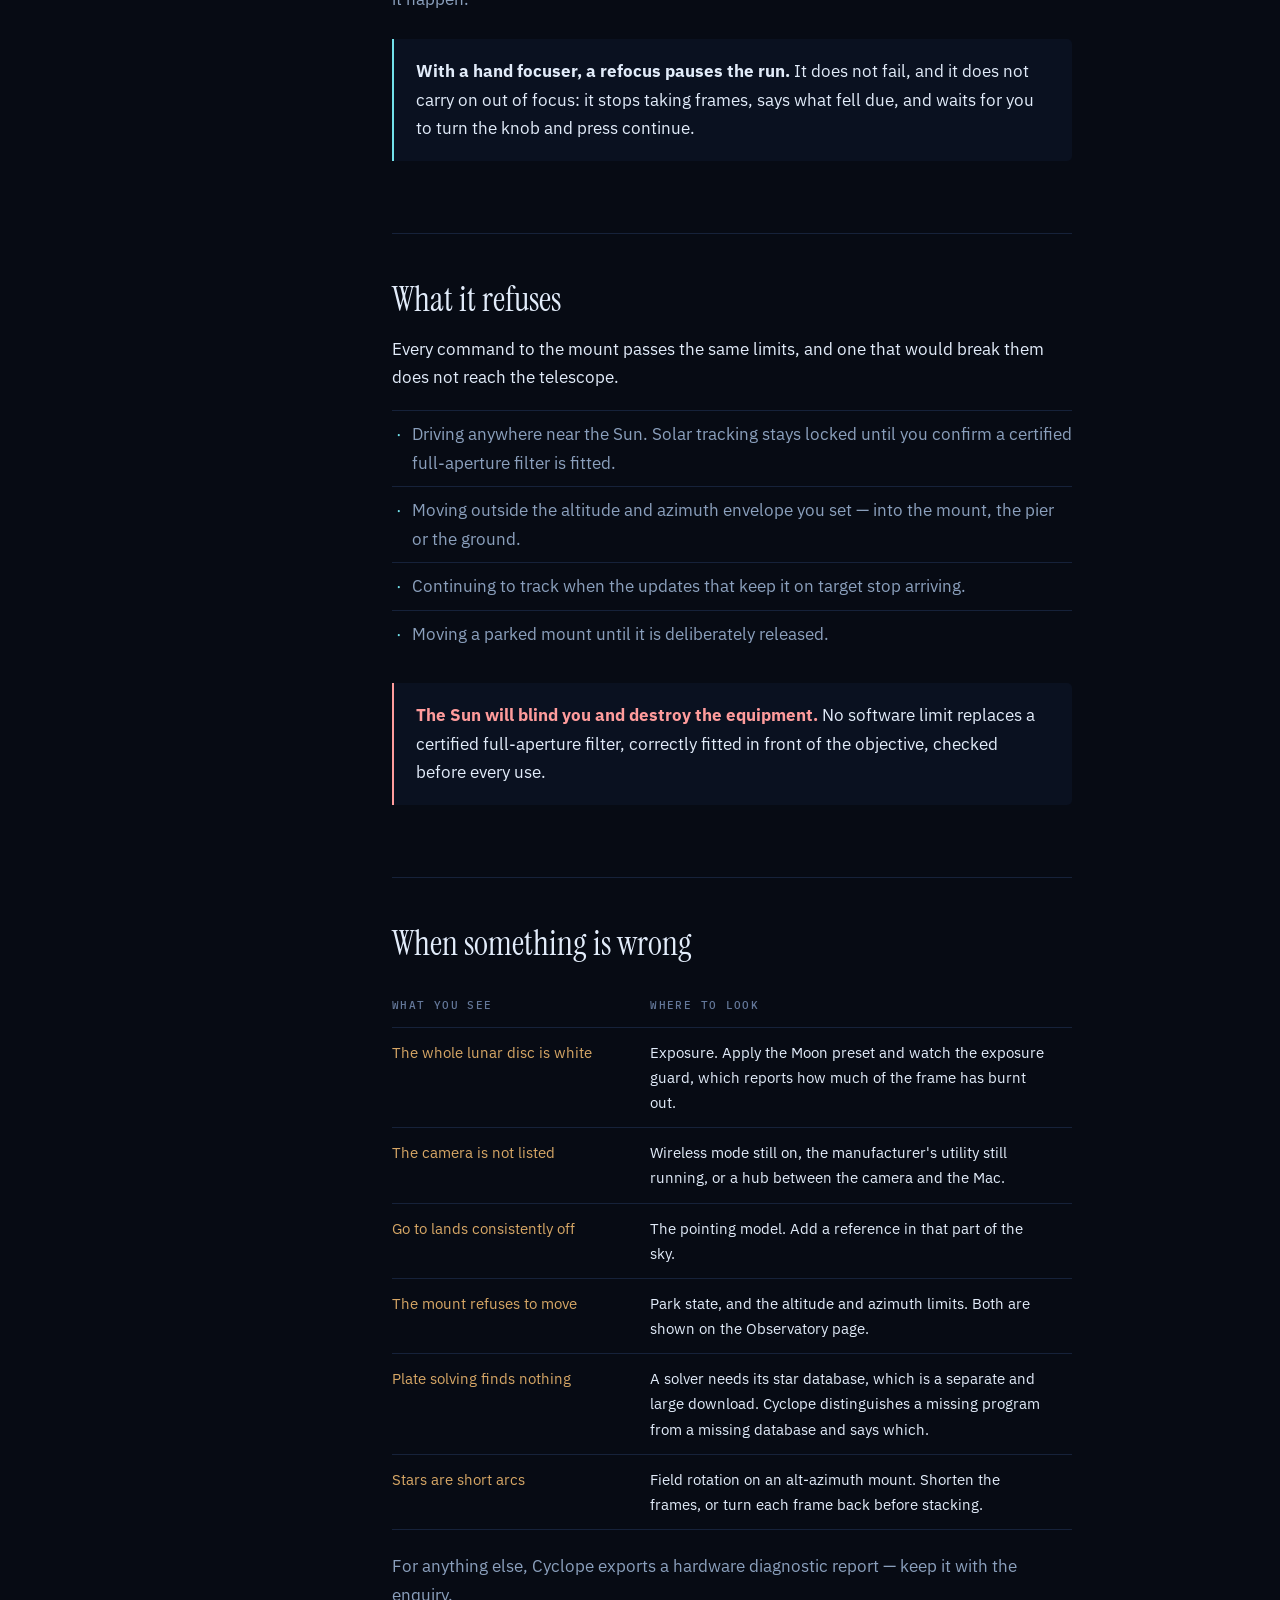
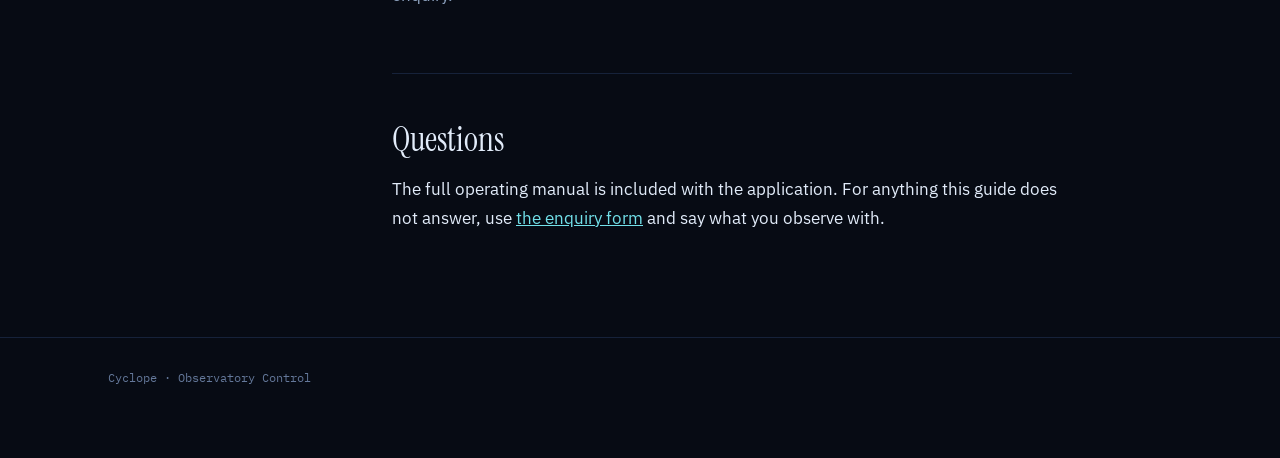
<file: guide.html>
<!doctype html>
<html lang="en">
<head>
<meta charset="utf-8">
<meta name="viewport" content="width=device-width, initial-scale=1">
<title>Cyclope Field Guide</title>
<meta name="description" content="Preparing a night with Cyclope: setting up, focusing, deep-sky work on an alt-azimuth mount, and what to check when something is wrong.">
<meta name="theme-color" content="#070b14">
<link rel="icon" href="assets/favicon.svg" type="image/svg+xml">
<link rel="preconnect" href="https://fonts.googleapis.com">
<link rel="preconnect" href="https://fonts.gstatic.com" crossorigin>
<link rel="stylesheet" href="https://fonts.googleapis.com/css2?family=Instrument+Serif&amp;family=IBM+Plex+Mono:wght@400;500&amp;family=IBM+Plex+Sans:wght@400;500;600&amp;display=swap">
<link rel="stylesheet" href="assets/guide.css">
<meta property="og:type" content="website">
<meta property="og:title" content="Cyclope Field Guide">
<meta property="og:description" content="Preparing a night with Cyclope: setting up, focusing, deep-sky work on an alt-azimuth mount, and what to check when something is wrong.">
<meta property="og:image" content="assets/observatory.jpg">
<meta name="twitter:card" content="summary_large_image">
</head>
<body class="guide">
<header class="top">
  <div class="wrap">
    <div class="brand">
      <svg width="26" height="26" viewBox="0 0 100 100" role="img" aria-label="Cyclope">
        <circle cx="50" cy="50" r="46" fill="none" stroke="#1e2c44" stroke-width="6"/>
        <path d="M50 8 a42 42 0 0 1 0 84" fill="none" stroke="#72e1ea" stroke-width="6" stroke-linecap="round"/>
        <circle cx="50" cy="50" r="19" fill="#72e1ea" opacity="0.9"/>
        <circle cx="43" cy="43" r="6" fill="#dffbfd"/>
      </svg>
      <span class="brand-name">Cyclope</span>
      <a href="index.html">Back to Cyclope</a>
    </div>
  </div>
</header>

<div class="wrap">
  <div class="layout">

    <nav class="toc" aria-label="Contents">
      <p>Field guide</p>
      <a href="#before">Before you go out</a>
      <a href="#setup">Setting up</a>
      <a href="#focus">Getting focus</a>
      <a href="#moon">Start with the Moon</a>
      <a href="#deep">Deep sky, honestly</a>
      <a href="#unattended">Leaving it running</a>
      <a href="#refuse">What it refuses</a>
      <a href="#wrong">When something is wrong</a>
    </nav>

    <article>
      <h1>Field guide</h1>
      <p class="lede">
        The short version of the operating manual: what to do, in order, on a night
        that works — and the three or four things that quietly ruin one.
      </p>

      <section id="before">
        <h2>Before you go out</h2>
        <p>
          Most failed nights are decided indoors. These take ten minutes and save
          hours.
        </p>
        <ol class="steps">
          <li><span><strong>Put the telescope outside thirty to sixty minutes early.</strong>
            On a Schmidt-Cassegrain this is not optional: while the tube is warmer
            than the air, the air inside it moves, and no focus you find will hold.</span></li>
          <li><span><strong>Charge both batteries</strong> — the camera's and the mount's.
            A warning at a quarter charge is not much use at two in the morning.</span></li>
          <li><span><strong>Turn the camera's Wi-Fi and Bluetooth off.</strong> In wireless
            mode a Canon will not accept a USB session at all.</span></li>
          <li><span><strong>Quit the manufacturer's own utility completely.</strong> Only
            one program can own the camera; if theirs has it, Cyclope cannot.</span></li>
          <li><span><strong>Tie a loop of slack cable to the tripod.</strong> On an
            alt-azimuth mount the cable ruins more frames than the sky does.</span></li>
        </ol>
      </section>

      <section id="setup">
        <h2>Setting up</h2>
        <ol class="steps">
          <li><span>Connect the mount and choose its port. The status strip along the top
            names the transport once it is connected.</span></li>
          <li><span>Do the alignment. Two stars is the minimum, three in a different part
            of the sky is what turns a fit into a model worth trusting. Without it,
            <em>go to</em> will not land. With the camera running, <strong>Auto
            Align</strong> does the whole of it for you: it asks once, then chooses
            the fields, points at each, photographs it and builds the model. Check
            the telescope can swing freely before you confirm — it knows your safe
            limits, not your garden.</span></li>
          <li><span>Start the camera and its live view.</span></li>
          <li><span>Set the location once. Everything that follows — where objects are,
            when they set, how fast the field turns — is computed from it.</span></li>
        </ol>
        <div class="note">
          <p><strong>Centre stars the same way every time.</strong> Approach at a slow
          speed and finish with the same two directional controls. A mount has
          backlash, and approaching consistently from one side is what keeps it out
          of the pointing model.</p>
        </div>
      </section>

      <section id="focus">
        <h2>Getting focus</h2>
        <div class="warn">
          <p><strong>Never focus on the object you came to photograph.</strong> A
          nebula or a galaxy is faint and diffuse and has nothing in it to focus on.
          Focus on a bright star at a similar altitude, then go to the target.
          Focus does not change when the telescope turns — only as the tube cools.</p>
        </div>
        <p>
          At a typical focal ratio the entire range that counts as sharp is under a
          twentieth of a millimetre of focuser travel. That is why the eye is not
          enough and why Cyclope gives you a number instead.
        </p>
        <ol class="steps">
          <li><span>Point at a genuinely bright star. A live view shows the brighter stars
            only — not any star.</span></li>
          <li><span><strong>Set the live view for the dark.</strong> Its exposure and
            sensitivity are separate from the capture settings, and left at daylight
            values they show nothing at all on a dark sky. This catches everyone once.</span></li>
          <li><span>Find the star at 1× before zooming. At 10× the field is a tiny fraction
            of the sky and the star is probably not in it.</span></li>
          <li><span>Start the focus measurement and turn slowly. The reading falls to a
            minimum and rises again; the minimum is focus. Cyclope also says which
            way you are going.</span></li>
          <li><span>On a Schmidt-Cassegrain, finish turning in the same direction every
            time. The mirror has play, and reversing lets it settle somewhere else.</span></li>
        </ol>
        <div class="note">
          <p><strong>With a hand focuser, use a Bahtinov mask.</strong> Cyclope reads
          one: bring the central spike's offset to zero. It gives a geometric answer
          where a number alone flickers with the seeing. Masks are inexpensive, and
          this is the single best few euros in the hobby.</p>
        </div>
        <p class="muted">
          Refocus as the night cools — every three-quarters of an hour, or after two
          or three degrees of temperature drop.
        </p>
      </section>

      <section id="moon">
        <h2>Start with the Moon</h2>
        <p>
          The Moon is a better first target than any deep-sky object: it is bright
          enough that exposure is easy, it shows immediately whether the focus and
          the tracking are right, and it rewards a first night rather than testing
          your patience.
        </p>
        <ul class="plain">
          <li><span>Use a short exposure — the point is to stop the atmosphere, not to
            collect light.</span></li>
          <li><span>Focus on the terminator, the line between light and shadow, where the
            detail is.</span></li>
          <li><span>Shoot a burst of a few hundred frames and keep only the sharpest tenth.
            Cyclope scores them and stacks the ones where the air happened to be
            still, which is where lunar and planetary sharpness actually comes from.</span></li>
        </ul>
      </section>

      <section id="deep">
        <h2>Deep sky, honestly</h2>
        <p>
          On an alt-azimuth mount the sky turns slowly inside the frame while the
          telescope tracks. That, and not the mount's accuracy, is what limits a
          single exposure — and it gets worse the higher you point.
        </p>
        <div class="scroller">
          <table>
            <thead>
              <tr><th>Where the object is</th><th>Field turns</th><th>Longest frame</th></tr>
            </thead>
            <tbody>
              <tr><td>Near the zenith</td><td class="figure-cell">very fast</td><td class="figure-cell">under a second</td></tr>
              <tr><td>Due south, halfway up</td><td class="figure-cell">fast</td><td class="figure-cell">a few seconds</td></tr>
              <tr><td>Due east or west</td><td class="figure-cell">slowest</td><td class="figure-cell">tens of seconds</td></tr>
            </tbody>
          </table>
        </div>
        <p>
          Two consequences, and both invert the usual advice. Do not photograph an
          object when it is highest — photograph it when it lies east or west, at a
          moderate altitude. And expect to take many short frames rather than a few
          long ones. Cyclope computes the actual number for your telescope and
          shows it while you work.
        </p>
        <h3>What makes short frames add up</h3>
        <ul class="plain">
          <li><span><strong>Turning each frame back</strong> before stacking. Without it,
            every star in the result is a short arc.</span></li>
          <li><span><strong>Dithering</strong> — moving the telescope slightly between
            frames, so the sensor's own hot pixels and dust do not land in the same
            place each time and survive the stacking.</span></li>
          <li><span><strong>Dark frames</strong> at the same exposure, gain and
            temperature, captured for you in a named set.</span></li>
        </ul>
        <div class="note">
          <p><strong>An equatorial mount removes the limit entirely.</strong> If the
          alt-azimuth ceiling is what stands between you and the picture you want,
          a wedge or an equatorial mount changes the order of magnitude of what you
          can photograph — far more than any change of camera. Cyclope tracks either
          kind.</p>
        </div>
      </section>

      <section id="unattended">
        <h2>Leaving it running</h2>
        <p>
          A run that nobody is watching has to do more than count frames. Before it
          starts, Cyclope states what it will do: how long, what hour it ends, how
          much disk it writes. Then it holds to the conditions you set.
        </p>
        <ul class="plain">
          <li><span><strong>Stop below an altitude</strong> — so the night does not end in
            two hundred frames of trees.</span></li>
          <li><span><strong>Stop at an hour</strong> — whatever remains.</span></li>
          <li><span><strong>Refocus every so many frames</strong> — because focus drifts as
            the telescope cools.</span></li>
          <li><span><strong>Park at the end</strong> — however the end comes.</span></li>
        </ul>
        <p class="muted">
          Every one of those is written to the log with its reason, because nobody
          was there to see it happen.
        </p>
        <div class="note">
          <p><strong>With a hand focuser, a refocus pauses the run.</strong> It does
          not fail, and it does not carry on out of focus: it stops taking frames,
          says what fell due, and waits for you to turn the knob and press continue.</p>
        </div>
      </section>

      <section id="refuse">
        <h2>What it refuses</h2>
        <p>
          Every command to the mount passes the same limits, and one that would break
          them does not reach the telescope.
        </p>
        <ul class="plain">
          <li><span>Driving anywhere near the Sun. Solar tracking stays locked until you
            confirm a certified full-aperture filter is fitted.</span></li>
          <li><span>Moving outside the altitude and azimuth envelope you set — into the
            mount, the pier or the ground.</span></li>
          <li><span>Continuing to track when the updates that keep it on target stop
            arriving.</span></li>
          <li><span>Moving a parked mount until it is deliberately released.</span></li>
        </ul>
        <div class="warn">
          <p><strong>The Sun will blind you and destroy the equipment.</strong> No
          software limit replaces a certified full-aperture filter, correctly fitted
          in front of the objective, checked before every use.</p>
        </div>
      </section>

      <section id="wrong">
        <h2>When something is wrong</h2>
        <div class="scroller">
          <table>
            <thead>
              <tr><th>What you see</th><th>Where to look</th></tr>
            </thead>
            <tbody>
              <tr>
                <td class="symptom">The whole lunar disc is white</td>
                <td>Exposure. Apply the Moon preset and watch the exposure guard,
                  which reports how much of the frame has burnt out.</td>
              </tr>
              <tr>
                <td class="symptom">The camera is not listed</td>
                <td>Wireless mode still on, the manufacturer's utility still running,
                  or a hub between the camera and the Mac.</td>
              </tr>
              <tr>
                <td class="symptom">Go to lands consistently off</td>
                <td>The pointing model. Add a reference in that part of the sky.</td>
              </tr>
              <tr>
                <td class="symptom">The mount refuses to move</td>
                <td>Park state, and the altitude and azimuth limits. Both are shown
                  on the Observatory page.</td>
              </tr>
              <tr>
                <td class="symptom">Plate solving finds nothing</td>
                <td>A solver needs its star database, which is a separate and large
                  download. Cyclope distinguishes a missing program from a missing
                  database and says which.</td>
              </tr>
              <tr>
                <td class="symptom">Stars are short arcs</td>
                <td>Field rotation on an alt-azimuth mount. Shorten the frames, or
                  turn each frame back before stacking.</td>
              </tr>
            </tbody>
          </table>
        </div>
        <p class="muted">
          For anything else, Cyclope exports a hardware diagnostic report — keep it
          with the enquiry.
        </p>
      </section>

      <section id="ask">
        <h2>Questions</h2>
        <p>
          The full operating manual is included with the application. For anything
          this guide does not answer, use
          <a href="index.html#enquire" style="color:var(--accent)">the enquiry form</a>
          and say what you observe with.
        </p>
      </section>
    </article>
  </div>
</div>

<footer>
  <div class="wrap">Cyclope · Observatory Control</div>
</footer>
</body>
</html>
</file>
<file: assets/site.css>
:root {
    --ground: #070b14;
    --raised: #0e1626;
    --sunken: #0a1120;
    --line: #1e2c44;
    --line-soft: #16223a;
    --text: #e2ecfa;
    --muted: #8ba0bd;
    --dim: #64789a;
    --accent: #72e1ea;
    --amber: #d7a766;
    --serif: "Instrument Serif", Georgia, serif;
    --sans: "IBM Plex Sans", -apple-system, system-ui, sans-serif;
    --mono: "IBM Plex Mono", ui-monospace, Menlo, monospace;
  }

  * { box-sizing: border-box; }

  body {
    background: var(--ground);
    color: var(--text);
    font-family: var(--sans);
    font-size: 17px;
    line-height: 1.65;
    margin: 0;
    -webkit-font-smoothing: antialiased;
  }

  .wrap { max-width: 1120px; margin: 0 auto; padding: 0 28px; }
  .narrow { max-width: 660px; }

  .label {
    font-family: var(--mono);
    font-size: 11px;
    font-weight: 500;
    letter-spacing: 0.16em;
    text-transform: uppercase;
    color: var(--dim);
    margin: 0 0 18px;
  }

  h1 {
    font-family: var(--serif);
    font-weight: 400;
    font-size: clamp(44px, 7vw, 82px);
    line-height: 1.02;
    letter-spacing: -0.01em;
    margin: 0 0 24px;
    text-wrap: balance;
  }
  h2 {
    font-family: var(--serif);
    font-weight: 400;
    font-size: clamp(30px, 4.2vw, 46px);
    line-height: 1.1;
    margin: 0 0 20px;
    text-wrap: balance;
  }
  h3 {
    font-size: 18px;
    font-weight: 600;
    margin: 0 0 8px;
    letter-spacing: -0.005em;
  }
  em { font-style: italic; }

  p { margin: 0 0 20px; }
  .lede { font-size: 21px; line-height: 1.55; color: var(--muted); }
  .muted { color: var(--muted); }

  /* ---------------- masthead ---------------- */
  header.top {
    border-bottom: 1px solid var(--line-soft);
    padding: 26px 0;
  }
  .brand { display: flex; align-items: center; gap: 13px; }
  .brand a.topnav {
    margin-left: auto;
    color: var(--dim);
    font-family: var(--mono);
    font-size: 12px;
    letter-spacing: 0.1em;
    text-decoration: none;
  }
  .brand a.topnav:hover { color: var(--accent); }
  .brand-name {
    font-family: var(--mono);
    font-size: 13px;
    letter-spacing: 0.22em;
    text-transform: uppercase;
    color: var(--text);
  }

  /* ---------------- hero ---------------- */
  .hero { padding: 96px 0 8px; }
  .hero .lede { max-width: 640px; }
  .hero-actions { display: flex; flex-wrap: wrap; gap: 14px; margin-top: 34px; align-items: center; }

  a.cta {
    display: inline-block;
    background: var(--accent);
    color: #04222a;
    font-weight: 600;
    font-size: 15px;
    text-decoration: none;
    padding: 13px 26px;
    border-radius: 4px;
    transition: transform 0.15s ease, background 0.15s ease;
  }
  a.cta:hover { background: #8ceaf2; transform: translateY(-1px); }
  a.cta:focus-visible { outline: 2px solid var(--accent); outline-offset: 3px; }
  a.quiet {
    color: var(--muted);
    font-size: 15px;
    text-decoration: none;
    border-bottom: 1px solid var(--line);
    padding-bottom: 2px;
  }
  a.quiet:hover { color: var(--text); border-color: var(--accent); }

  /* ---------------- screenshots ---------------- */
  figure { margin: 0; }
  .shot {
    border: 1px solid var(--line);
    border-radius: 8px;
    overflow: hidden;
    background: var(--sunken);
    box-shadow: 0 24px 70px -30px rgba(0, 0, 0, 0.9);
  }
  .shot img { display: block; width: 100%; height: auto; }
  figcaption {
    font-family: var(--mono);
    font-size: 12px;
    color: var(--dim);
    margin-top: 12px;
    letter-spacing: 0.02em;
  }
  .bleed { margin-top: 56px; }

  section { padding: 92px 0; border-top: 1px solid var(--line-soft); }
  section:first-of-type { border-top: none; }

  .split {
    display: grid;
    grid-template-columns: 1fr 1fr;
    gap: 56px;
    align-items: center;
  }
  .split.reverse .text { order: 2; }
  @media (max-width: 860px) {
    .split { grid-template-columns: 1fr; gap: 36px; }
    .split.reverse .text { order: 0; }
  }

  /* ---------------- the rotation table ---------------- */
  .scroller { overflow-x: auto; margin: 28px 0 12px; }
  table { border-collapse: collapse; width: 100%; min-width: 460px; font-size: 15px; }
  th, td { text-align: left; padding: 12px 18px 12px 0; border-bottom: 1px solid var(--line-soft); }
  th {
    font-family: var(--mono);
    font-size: 11px;
    letter-spacing: 0.13em;
    text-transform: uppercase;
    color: var(--dim);
    font-weight: 500;
  }
  td.figure-cell {
    font-family: var(--mono);
    font-variant-numeric: tabular-nums;
    color: var(--accent);
    white-space: nowrap;
  }
  td.wide { color: var(--amber); }

  /* ---------------- feature grid ---------------- */
  .grid {
    display: grid;
    grid-template-columns: repeat(auto-fit, minmax(250px, 1fr));
    gap: 2px;
    background: var(--line-soft);
    border: 1px solid var(--line-soft);
    border-radius: 8px;
    overflow: hidden;
    margin-top: 40px;
  }
  .cell { background: var(--ground); padding: 30px 28px; }
  .cell p { margin: 0; font-size: 15.5px; color: var(--muted); }

  /* ---------------- safety ---------------- */
  .refusals { list-style: none; padding: 0; margin: 32px 0 0; }
  .refusals li {
    display: grid;
    grid-template-columns: 190px 1fr;
    gap: 24px;
    padding: 20px 0;
    border-top: 1px solid var(--line-soft);
  }
  .refusals .what {
    font-family: var(--mono);
    font-size: 12.5px;
    color: var(--amber);
    letter-spacing: 0.04em;
    padding-top: 3px;
  }
  .refusals .why { color: var(--muted); font-size: 15.5px; }
  @media (max-width: 640px) {
    .refusals li { grid-template-columns: 1fr; gap: 6px; }
  }

  /* ---------------- compatibility ---------------- */
  .kit { display: grid; grid-template-columns: repeat(auto-fit, minmax(210px, 1fr)); gap: 34px; margin-top: 40px; }
  .kit h3 { font-family: var(--mono); font-size: 11px; letter-spacing: 0.14em; text-transform: uppercase; color: var(--dim); font-weight: 500; margin-bottom: 14px; }
  .kit ul { list-style: none; margin: 0; padding: 0; }
  .kit li { padding: 5px 0; font-size: 15.5px; color: var(--muted); }

  ul.plain-list { list-style: none; padding: 0; margin: 20px 0 0; }
  ul.plain-list li {
    padding: 14px 0; border-top: 1px solid var(--line-soft);
    color: var(--muted); font-size: 15.5px;
  }
  ul.plain-list strong { color: var(--text); font-weight: 600; }

  /* ---------------- closing ---------------- */
  .closing { text-align: left; padding: 110px 0 40px; }
  footer {
    border-top: 1px solid var(--line-soft);
    padding: 34px 0 70px;
    font-family: var(--mono);
    font-size: 12px;
    color: var(--dim);
    letter-spacing: 0.03em;
    display: flex;
    justify-content: space-between;
    flex-wrap: wrap;
    gap: 12px;
  }

  /* The address is shown rather than hidden behind a mail link: a page inside
     a sandboxed frame cannot open a mail client, and a button that does nothing
     is worse than an address anyone can read and copy. */
  .address {
    display: flex; align-items: center; flex-wrap: wrap; gap: 16px;
    border: 1px solid var(--line); border-radius: 6px;
    background: var(--raised); padding: 18px 22px; margin-top: 34px;
    max-width: 560px;
  }
  .address-label {
    font-family: var(--mono); font-size: 11px; letter-spacing: 0.14em;
    text-transform: uppercase; color: var(--dim);
  }
  .address-value {
    font-family: var(--mono); font-size: 17px; color: var(--accent);
    user-select: all; flex: 1; min-width: 210px;
  }
  button.copy {
    font-family: var(--sans); font-size: 13.5px; font-weight: 500;
    background: transparent; color: var(--muted);
    border: 1px solid var(--line); border-radius: 4px;
    padding: 7px 15px; cursor: pointer;
  }
  button.copy:hover { color: var(--text); border-color: var(--accent); }
  button.copy:focus-visible { outline: 2px solid var(--accent); outline-offset: 2px; }

  @media (prefers-reduced-motion: reduce) {
    a.cta { transition: none; }
  }

  /* ---------------- enquiry form ---------------- */
  form.enquiry {
    border: 1px solid var(--line);
    border-radius: 8px;
    background: var(--raised);
    padding: 30px 30px 26px;
    margin-top: 34px;
    max-width: 620px;
  }
  .field { margin-bottom: 20px; }
  .field label {
    display: block;
    font-family: var(--mono);
    font-size: 11px;
    letter-spacing: 0.13em;
    text-transform: uppercase;
    color: var(--dim);
    margin-bottom: 8px;
  }
  .field .hint {
    text-transform: none;
    letter-spacing: 0.02em;
    font-size: 11.5px;
    color: #4d5f7d;
    margin-left: 6px;
  }
  .field input, .field textarea {
    width: 100%;
    background: var(--sunken);
    border: 1px solid var(--line);
    border-radius: 5px;
    color: var(--text);
    font-family: var(--sans);
    font-size: 16px;
    padding: 11px 13px;
    resize: vertical;
  }
  .field input:focus, .field textarea:focus {
    outline: none;
    border-color: var(--accent);
  }
  .field.invalid input, .field.invalid textarea { border-color: var(--danger, #ff9c9c); }
  .field.human input { max-width: 130px; }

  /* Out of sight, out of the tab order, out of the accessibility tree. Not
     display:none, which some automated submitters skip for that very reason. */
  .trap {
    position: absolute;
    left: -9999px;
    width: 1px;
    height: 1px;
    overflow: hidden;
  }

  .actions { display: flex; align-items: center; gap: 18px; flex-wrap: wrap; }
  button.send {
    background: var(--accent);
    color: #04222a;
    font-family: var(--sans);
    font-weight: 600;
    font-size: 15px;
    border: none;
    border-radius: 4px;
    padding: 12px 24px;
    cursor: pointer;
  }
  button.send:hover { background: #8ceaf2; }
  button.send:focus-visible { outline: 2px solid var(--accent); outline-offset: 3px; }
  button.send[disabled] { opacity: 0.5; cursor: default; }
  .status { font-size: 14.5px; color: var(--muted); }
  .status.bad { color: #ff9c9c; }
  .status.good { color: var(--accent); }
  .fineprint { font-size: 13px; color: #4d5f7d; margin: 18px 0 0; }
</file>
<file: assets/guide.css>
:root {
    --ground: #070b14;
    --sunken: #0a1120;
    --line: #1e2c44;
    --line-soft: #16223a;
    --text: #e2ecfa;
    --muted: #8ba0bd;
    --dim: #64789a;
    --accent: #72e1ea;
    --amber: #d7a766;
    --danger: #ff9c9c;
    --serif: "Instrument Serif", Georgia, serif;
    --sans: "IBM Plex Sans", -apple-system, system-ui, sans-serif;
    --mono: "IBM Plex Mono", ui-monospace, Menlo, monospace;
  }

  * { box-sizing: border-box; }

  body {
    background: var(--ground);
    color: var(--text);
    font-family: var(--sans);
    font-size: 17px;
    line-height: 1.68;
    margin: 0;
    -webkit-font-smoothing: antialiased;
  }

  header.top { border-bottom: 1px solid var(--line-soft); padding: 24px 0; }
  .wrap { max-width: 1120px; margin: 0 auto; padding: 0 28px; }
  .brand { display: flex; align-items: center; gap: 13px; }
  .brand-name {
    font-family: var(--mono); font-size: 13px; letter-spacing: 0.22em;
    text-transform: uppercase; color: var(--text);
  }
  .brand a { color: var(--dim); text-decoration: none; font-family: var(--mono);
             font-size: 12px; letter-spacing: 0.1em; margin-left: auto; }
  .brand a:hover { color: var(--accent); }

  .layout {
    display: grid;
    grid-template-columns: 220px 1fr;
    gap: 64px;
    align-items: start;
    padding: 64px 0 40px;
  }
  @media (max-width: 900px) {
    .layout { grid-template-columns: 1fr; gap: 28px; }
    nav.toc { position: static !important; border-left: none !important; padding-left: 0 !important; }
  }

  nav.toc {
    position: sticky;
    top: 32px;
    border-left: 1px solid var(--line-soft);
    padding-left: 20px;
  }
  nav.toc p {
    font-family: var(--mono); font-size: 10.5px; letter-spacing: 0.16em;
    text-transform: uppercase; color: var(--dim); margin: 0 0 14px;
  }
  nav.toc a {
    display: block; color: var(--muted); text-decoration: none;
    font-size: 14.5px; padding: 5px 0;
  }
  nav.toc a:hover { color: var(--accent); }

  article { max-width: 680px; }

  h1 {
    font-family: var(--serif); font-weight: 400;
    font-size: clamp(38px, 5.5vw, 58px); line-height: 1.05;
    margin: 0 0 18px; text-wrap: balance;
  }
  h2 {
    font-family: var(--serif); font-weight: 400;
    font-size: clamp(26px, 3.4vw, 34px); line-height: 1.15;
    margin: 0 0 16px; text-wrap: balance;
    scroll-margin-top: 24px;
  }
  h3 { font-size: 17px; font-weight: 600; margin: 30px 0 8px; }
  p { margin: 0 0 18px; }
  .lede { font-size: 20px; color: var(--muted); line-height: 1.55; margin-bottom: 8px; }
  .muted { color: var(--muted); }

  section { padding: 46px 0; border-top: 1px solid var(--line-soft); }
  section:first-of-type { border-top: none; padding-top: 8px; }

  ol.steps { counter-reset: step; list-style: none; padding: 0; margin: 22px 0; }
  ol.steps li {
    counter-increment: step;
    display: grid; grid-template-columns: 30px 1fr; gap: 16px;
    padding: 11px 0; border-top: 1px solid var(--line-soft);
  }
  /* One box of text, not several: a bare text node beside a <strong> becomes
     its own grid item and lands in the thirty-pixel counter column, one word
     to a line. */
  ol.steps li > span { grid-column: 2; }
  ol.steps li::before {
    content: counter(step);
    font-family: var(--mono); font-size: 12px; color: var(--accent);
    padding-top: 5px; font-variant-numeric: tabular-nums;
  }

  ul.plain { list-style: none; padding: 0; margin: 18px 0; }
  ul.plain li {
    padding: 9px 0 9px 20px; border-top: 1px solid var(--line-soft);
    position: relative; color: var(--muted);
  }
  ul.plain li::before {
    content: "·"; position: absolute; left: 4px; color: var(--accent);
  }

  .note, .warn {
    border-left: 2px solid var(--accent);
    background: var(--sunken);
    padding: 18px 22px;
    margin: 26px 0;
    border-radius: 0 5px 5px 0;
  }
  .warn { border-left-color: var(--danger); }
  .note p:last-child, .warn p:last-child { margin: 0; }
  .note strong, .warn strong { color: var(--text); }
  .warn strong { color: var(--danger); }

  .scroller { overflow-x: auto; margin: 22px 0; }
  table { border-collapse: collapse; width: 100%; min-width: 500px; font-size: 15px; }
  th, td { text-align: left; padding: 12px 20px 12px 0; border-bottom: 1px solid var(--line-soft); vertical-align: top; }
  th {
    font-family: var(--mono); font-size: 10.5px; letter-spacing: 0.13em;
    text-transform: uppercase; color: var(--dim); font-weight: 500;
  }
  td.symptom { color: var(--amber); width: 38%; }
  td.figure-cell { font-family: var(--mono); font-variant-numeric: tabular-nums; color: var(--accent); white-space: nowrap; }

  code {
    font-family: var(--mono); font-size: 14px;
    background: var(--sunken); border: 1px solid var(--line-soft);
    padding: 1px 6px; border-radius: 3px; color: var(--accent);
  }

  footer {
    border-top: 1px solid var(--line-soft); padding: 30px 0 70px;
    font-family: var(--mono); font-size: 12px; color: var(--dim);
  }
  footer a { color: var(--muted); }
</file>
